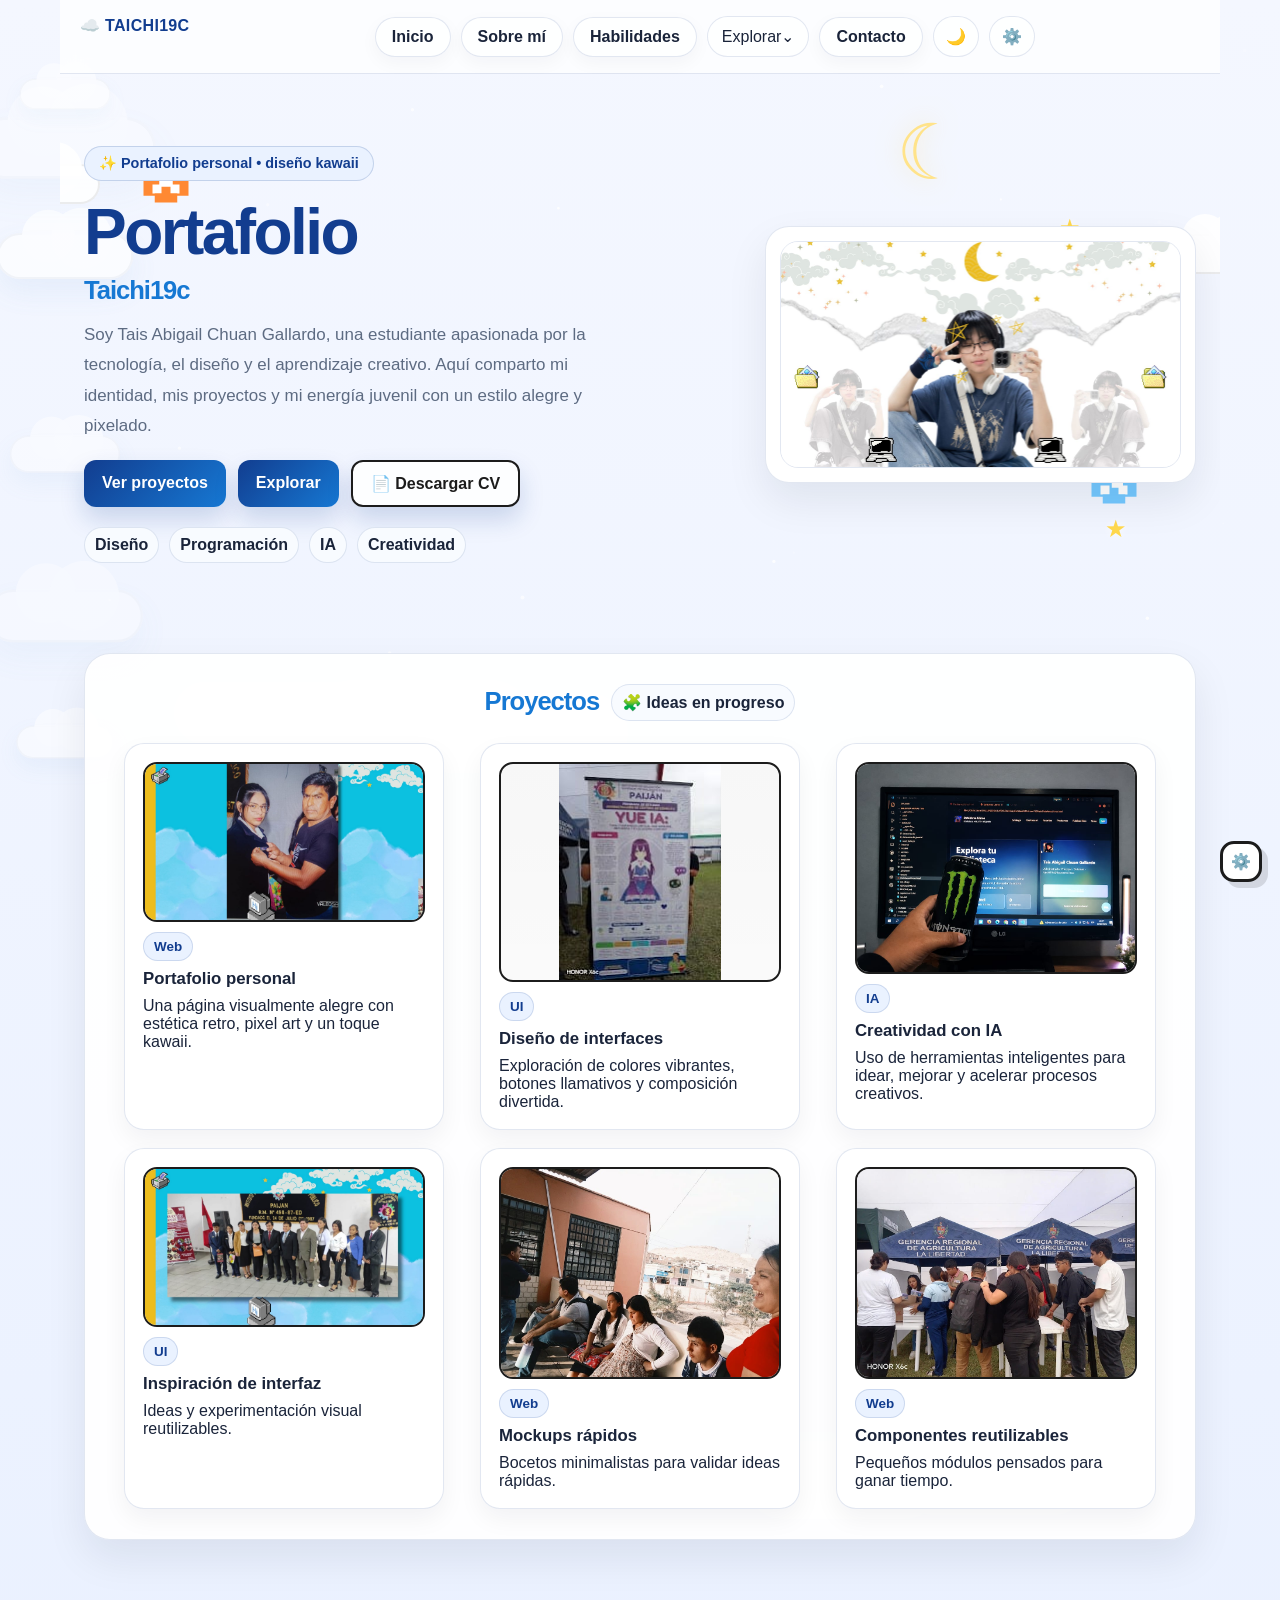
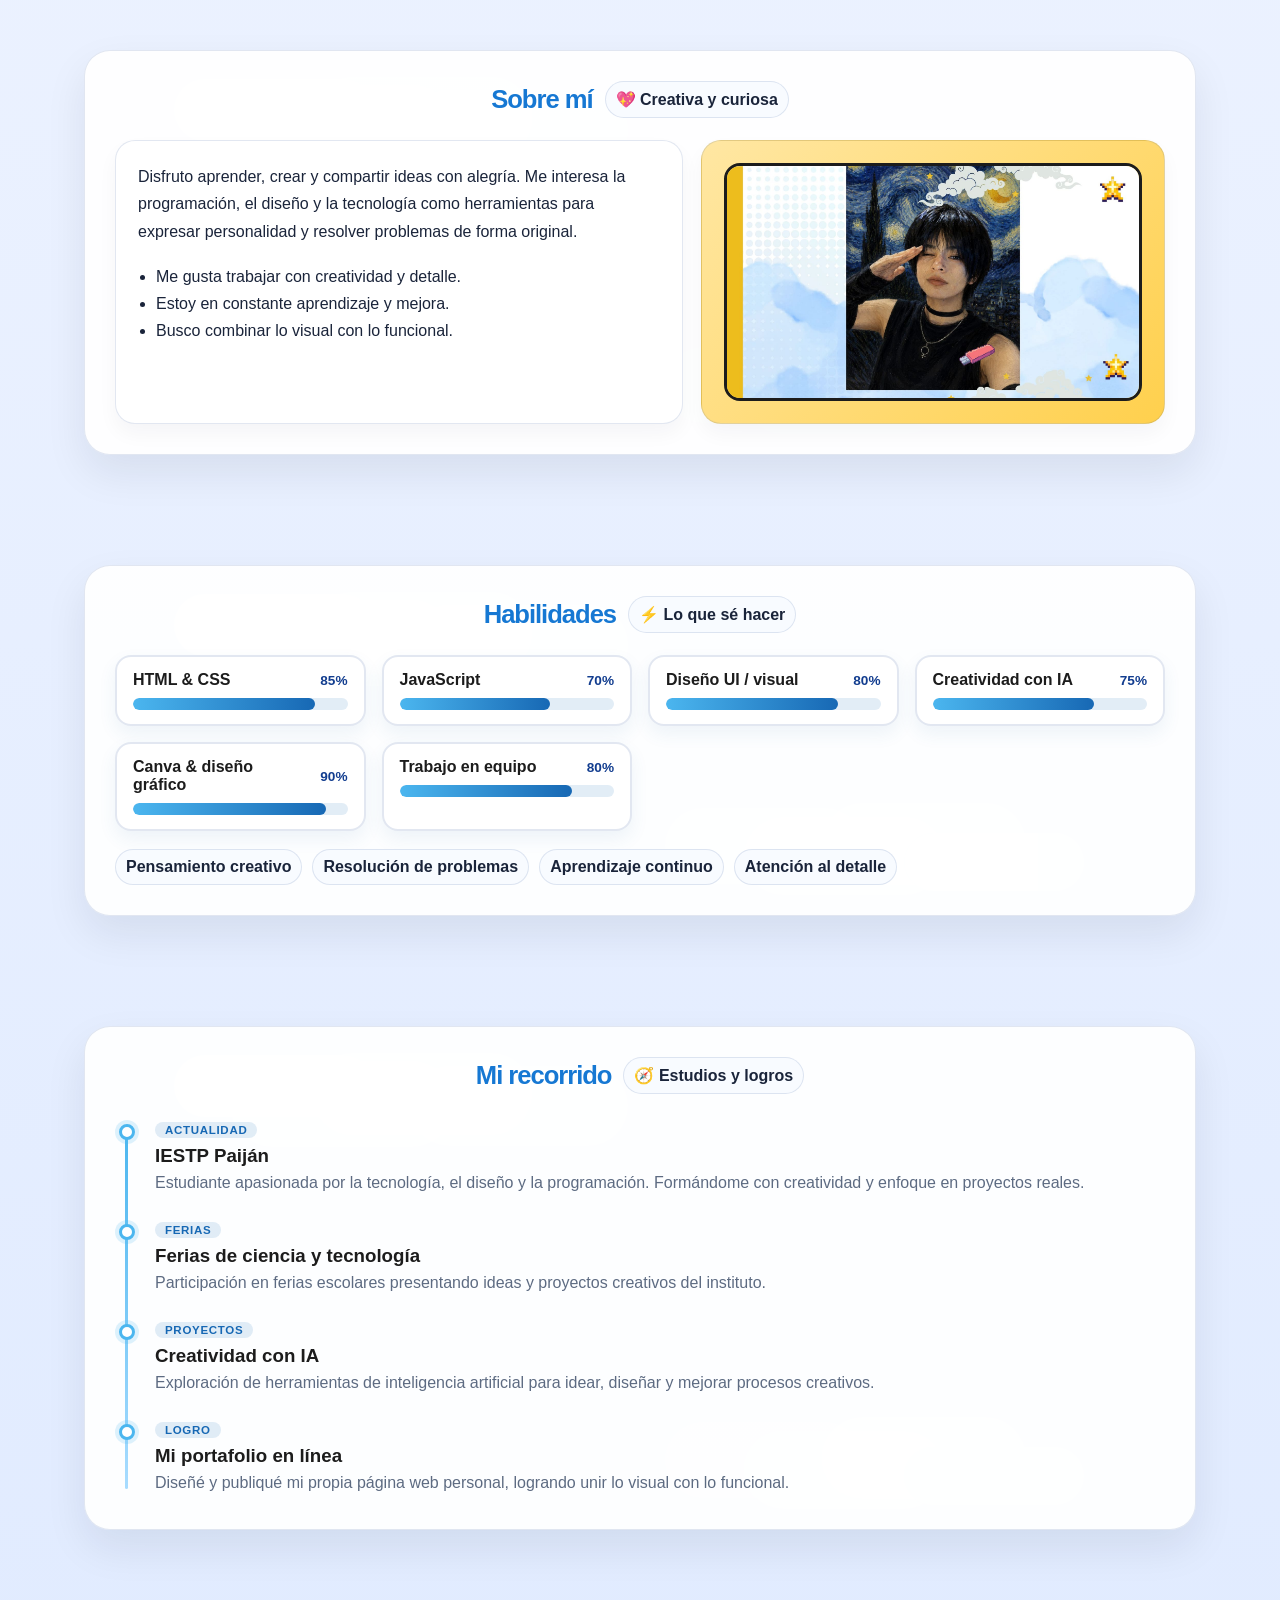
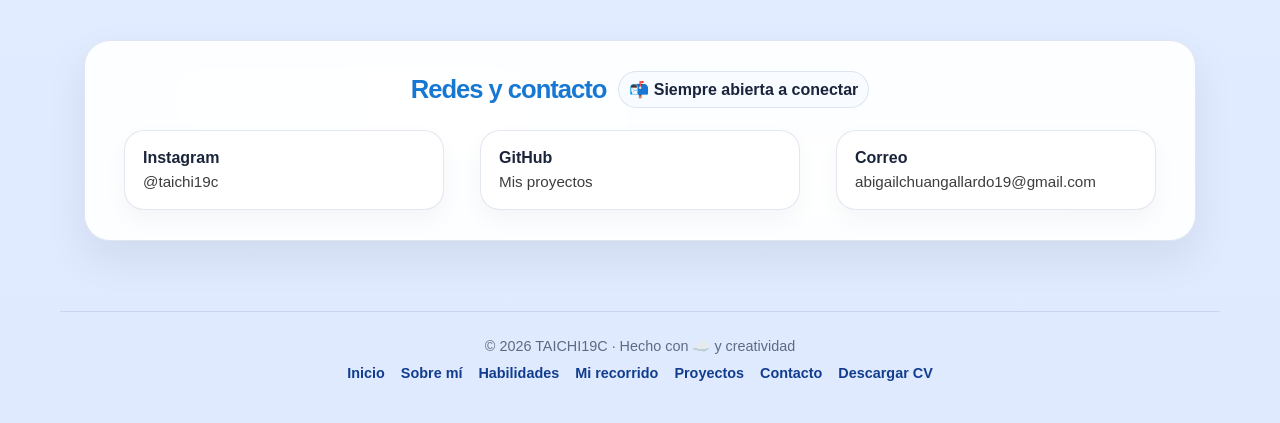
<file: index.html>
<!DOCTYPE html>
<html lang="es">
<head>
  <meta charset="UTF-8">
  <meta name="viewport" content="width=device-width, initial-scale=1.0">
  <title>Portafolio | TAICHI19C</title>
  <meta name="description" content="Portafolio de Tais Abigail Chuan Gallardo (TAICHI19C): diseño, programación, IA y creatividad con estilo kawaii.">
  <meta name="author" content="Tais Abigail Chuan Gallardo">
  <meta name="theme-color" content="#123d8f">
  <meta property="og:type" content="website">
  <meta property="og:title" content="Portafolio | TAICHI19C">
  <meta property="og:description" content="Diseño, programación, IA y creatividad. El universo digital de Tais Abigail Chuan Gallardo.">
  <meta property="og:image" content="https://abigailchuangallardo19-cloud.github.io/web_personal/images/hero.jpg">
  <meta property="og:url" content="https://abigailchuangallardo19-cloud.github.io/web_personal/">
  <meta name="twitter:card" content="summary_large_image">
  <meta name="twitter:title" content="Portafolio | TAICHI19C">
  <meta name="twitter:description" content="Diseño, programación, IA y creatividad. El universo digital de Tais Abigail Chuan Gallardo.">
  <meta name="twitter:image" content="https://abigailchuangallardo19-cloud.github.io/web_personal/images/hero.jpg">
  <link href="https://fonts.googleapis.com/css2?family=Press+Start+2P&family=Comic+Neue:wght@400;700&display=swap" rel="stylesheet">
  <link rel="stylesheet" href="styles.css">
  <link rel="icon" href="data:image/svg+xml,%3Csvg xmlns='http://www.w3.org/2000/svg' viewBox='0 0 32 32'%3E%3Crect width='32' height='32' rx='8' fill='%23123d8f'/%3E%3Ctext x='50%25' y='72%25' font-size='19' font-family='Arial' font-weight='bold' text-anchor='middle' fill='%23ffffff'%3ETA%3C/text%3E%3C/svg%3E">


</head>
<body>
  <div class="clouds-layer" id="cloudsLayer" aria-hidden="true">
    <span class="float-cloud c1"></span>
    <span class="float-cloud c2"></span>
    <span class="float-cloud c3"></span>
    <span class="float-cloud c4"></span>
    <span class="float-cloud c5"></span>
    <span class="float-cloud c6"></span>
  </div>
  <header class="topbar">
      <a class="brand-mark" href="#/inicio">☁️ TAICHI19C</a>
    <nav class="nav-links">
      <a href="#/inicio">Inicio</a>
      <a href="#/sobre-mi">Sobre mí</a>
      <a href="#/habilidades">Habilidades</a>
      <button class="explore-trigger" id="exploreTrigger" type="button" aria-expanded="false">Explorar⌄</button>
      <a href="#/contacto">Contacto</a>
      <button class="topbar-icon" id="topThemeBtn" type="button" aria-label="Cambiar tema">🌙</button>
      <button class="topbar-icon" id="topSettingsBtn" type="button" aria-label="Abrir configuración">⚙️</button>
    </nav>
    <div class="explore-menu" id="exploreMenu" aria-hidden="true">
      <div class="explore-heading"><span>✨ EXPLORAR MI ESPACIO</span><button id="closeExplore" type="button" aria-label="Cerrar menú">×</button></div>
      <div class="explore-grid">
        <a href="#/programacion" data-route-link="programacion"><strong>💻 Programación</strong><small>Laboratorio y experimentos</small></a>
        <a href="#/arte" data-route-link="arte"><strong>🎨 Arte</strong><small>Exposición creativa</small></a>
        <a href="#/notas" data-route-link="notas"><strong>📝 Blog / Notas</strong><small>Ideas y aprendizajes</small></a>
        <a href="#/proyectos" data-route-link="proyectos"><strong>🚀 Proyectos</strong><small>Lo que estoy construyendo</small></a>
        <a href="#/galeria" data-route-link="galeria"><strong>🖼️ Galería</strong><small>Fotografías y recuerdos</small></a>
        <a href="#/documentos" data-route-link="documentos"><strong>📁 Documentos</strong><small>Archivos locales</small></a>
        <a href="#/recursos" data-route-link="recursos"><strong>📚 Recursos</strong><small>Biblioteca personal</small></a>
        <a href="#/favoritos" data-route-link="favoritos"><strong>⭐ Favoritos</strong><small>Tu colección especial</small></a>
        <a href="#/afiche-personaje" data-route-link="afiche-personaje"><strong>🎭 Afiche de Personaje</strong><small>Fichas creativas y editoriales</small></a>
      </div>
    </div>
  </header>

  <main>
  <section class="explore-screen" id="exploreView" aria-labelledby="exploreTitle">
    <div class="explore-screen-inner">
      <div class="explore-screen-heading"><span class="eyebrow">✨ CENTRO DE NAVEGACIÓN</span><h1 class="pixel-title" id="exploreTitle">Explorar mi espacio</h1><p>Descubre las áreas que forman parte del universo digital de TAICHI19C.</p></div>
      <div class="explore-screen-grid">
        <a class="explore-screen-card card-tech" href="#/programacion"><span class="explore-card-icon">💻</span><strong>Programación</strong><p>Laboratorio, prácticas y experimentos.</p><span>Abrir módulo →</span></a>
        <a class="explore-screen-card card-art" href="#/arte"><span class="explore-card-icon">🎨</span><strong>Arte</strong><p>Exposición de obras e inspiración.</p><span>Abrir módulo →</span></a>
        <a class="explore-screen-card card-notes" href="#/notas"><span class="explore-card-icon">📝</span><strong>Blog / Notas</strong><p>Ideas, aprendizajes y procesos.</p><span>Abrir módulo →</span></a>
        <a class="explore-screen-card card-projects" href="#/proyectos"><span class="explore-card-icon">🚀</span><strong>Proyectos</strong><p>Lo que estoy creando y explorando.</p><span>Abrir módulo →</span></a>
        <a class="explore-screen-card card-gallery" href="#/galeria"><span class="explore-card-icon">🖼️</span><strong>Galería</strong><p>Fotografías, trabajos y recuerdos.</p><span>Abrir módulo →</span></a>
        <a class="explore-screen-card card-files" href="#/documentos"><span class="explore-card-icon">📁</span><strong>Documentos</strong><p>Archivos locales organizados.</p><span>Abrir módulo →</span></a>
        <a class="explore-screen-card card-library" href="#/recursos"><span class="explore-card-icon">📚</span><strong>Recursos</strong><p>Biblioteca de enlaces y referencias.</p><span>Abrir módulo →</span></a>
        <a class="explore-screen-card card-favorites" href="#/favoritos"><span class="explore-card-icon">⭐</span><strong>Favoritos</strong><p>Tu colección personal.</p><span>Abrir módulo →</span></a>
        <a class="explore-screen-card card-character" href="#/afiche-personaje"><span class="explore-card-icon">🎭</span><strong>Afiche de Personaje</strong><p>Diseña fichas editoriales únicas.</p><span>Abrir módulo →</span></a>
      </div>
    </div>
  </section>
  <div id="lightbox" class="lightbox" role="dialog" aria-hidden="true">
    <img id="lightboxImg" src="[data-uri]" alt="Vista" />
  </div>
  <canvas id="particlesCanvas" style="position:fixed;inset:0;z-index:0;pointer-events:none;"></canvas>
  <script>
    document.addEventListener('DOMContentLoaded', () => {
    /* Particles background (simple performant canvas) */
    (() => {
      const canvas = document.getElementById('particlesCanvas');
      const ctx = canvas.getContext('2d');
      let w = canvas.width = innerWidth;
      let h = canvas.height = innerHeight;
      const particles = [];
      const N = Math.max(40, Math.floor((w*h)/80000));
      for (let i=0;i<N;i++) particles.push({x:Math.random()*w,y:Math.random()*h,r:Math.random()*1.6+0.6, vx:(Math.random()-0.5)*0.3, vy:(Math.random()-0.5)*0.3, a:Math.random()*0.9+0.1});
      function resize(){ w=canvas.width=innerWidth; h=canvas.height=innerHeight; }
      addEventListener('resize', resize);
      function frame(){ ctx.clearRect(0,0,w,h); for (let p of particles){ p.x += p.vx; p.y += p.vy; if(p.x<0) p.x=w; if(p.x>w) p.x=0; if(p.y<0)p.y=h; if(p.y>h)p.y=0; ctx.beginPath(); ctx.fillStyle = 'rgba(255,255,255,'+ (p.a*0.8) +')'; ctx.arc(p.x,p.y,p.r,0,Math.PI*2); ctx.fill(); } requestAnimationFrame(frame); }
      frame();
    })();

    /* Parallax hero (toggleable) */
    (function(){
      const hero = document.querySelector('.hero');
      if(!hero) return;
      function parallaxHandler(e){
        const r = hero.getBoundingClientRect();
        const cx = (e.clientX - r.left) - r.width/2;
        const cy = (e.clientY - r.top) - r.height/2;
        const px = cx / r.width; const py = cy / r.height;
        document.querySelectorAll('.cat-decoration, .star, .photo-card').forEach((el,i)=>{
          const depth = (i%3)+1;
          el.style.transform = `translate(${ -px*8*depth }px, ${ -py*6*depth }px) rotate(${ -px*2 }deg)`;
        });
      }
      function resetParallax(){ document.querySelectorAll('.cat-decoration, .star, .photo-card').forEach(el=>el.style.transform=''); }
      window._taichi_parallax_enable = function(){ hero.addEventListener('mousemove', parallaxHandler); hero.addEventListener('mouseleave', resetParallax); };
      window._taichi_parallax_disable = function(){ hero.removeEventListener('mousemove', parallaxHandler); hero.removeEventListener('mouseleave', resetParallax); resetParallax(); };
      window._taichi_parallax_enable();
    })();

    /* Tilt effect on project cards (toggleable) */
    (function(){
      const cards = Array.from(document.querySelectorAll('.project-card'));
      function tiltHandler(e){
        const card = e.currentTarget;
        const r = card.getBoundingClientRect(); const px = (e.clientX - r.left)/r.width; const py = (e.clientY - r.top)/r.height;
        const rx = (py - 0.5) * 8; const ry = (px - 0.5) * -12;
        card.style.transform = `perspective(800px) rotateX(${rx}deg) rotateY(${ry}deg) translateZ(6px)`;
      }
      function resetTilt(e){ (e.currentTarget||this).style.transform=''; }
      window._taichi_tilt_enable = function(){ cards.forEach(card=>{ card.addEventListener('mousemove', tiltHandler); card.addEventListener('mouseleave', resetTilt); }); };
      window._taichi_tilt_disable = function(){ cards.forEach(card=>{ card.removeEventListener('mousemove', tiltHandler); card.removeEventListener('mouseleave', resetTilt); card.style.transform=''; }); };
      window._taichi_tilt_enable();
    })();

    /* Lightbox */
    (function(){
      const lb = document.getElementById('lightbox'); const img = document.getElementById('lightboxImg');
      document.querySelectorAll('.clickable-lightbox').forEach(el=> el.addEventListener('click', ()=>{ img.src = el.dataset.src || el.src; lb.classList.add('show'); lb.setAttribute('aria-hidden','false'); }));
      lb.addEventListener('click', (e)=>{ if(e.target === lb) { lb.classList.remove('show'); lb.setAttribute('aria-hidden','true'); img.src=''; } });
      document.addEventListener('keydown', (e)=>{ if(e.key==='Escape') { lb.classList.remove('show'); lb.setAttribute('aria-hidden','true'); img.src=''; } });
    })();
    });  </script>

    <section class="hero" id="home" data-edit-type="hero">
      <div class="cloud one"></div>
      <div class="cloud two"></div>
      <div class="star one">★</div>
      <div class="star two">★</div>
      <div class="star three">★</div>
      <div class="star four">★</div>

      <div class="cat-decoration orange">
        <svg viewBox="0 0 64 64" aria-hidden="true">
          <rect x="12" y="22" width="40" height="24" fill="#ff8b3d" />
          <rect x="18" y="18" width="10" height="10" fill="#ff8b3d" />
          <rect x="36" y="18" width="10" height="10" fill="#ff8b3d" />
          <rect x="22" y="12" width="8" height="8" fill="#ff8b3d" />
          <rect x="34" y="12" width="8" height="8" fill="#ff8b3d" />
          <rect x="26" y="28" width="12" height="10" fill="#fff" />
          <rect x="20" y="36" width="8" height="8" fill="#fff" />
          <rect x="36" y="36" width="8" height="8" fill="#fff" />
          <rect x="22" y="44" width="20" height="8" fill="#ff8b3d" />
        </svg>
      </div>
      <div class="cat-decoration blue">
        <svg viewBox="0 0 64 64" aria-hidden="true">
          <rect x="12" y="22" width="40" height="24" fill="#74c8ff" />
          <rect x="18" y="18" width="10" height="10" fill="#74c8ff" />
          <rect x="36" y="18" width="10" height="10" fill="#74c8ff" />
          <rect x="22" y="12" width="8" height="8" fill="#74c8ff" />
          <rect x="34" y="12" width="8" height="8" fill="#74c8ff" />
          <rect x="30" y="28" width="10" height="10" fill="#fff" />
          <rect x="20" y="36" width="8" height="8" fill="#fff" />
          <rect x="36" y="36" width="8" height="8" fill="#fff" />
          <rect x="22" y="44" width="20" height="8" fill="#74c8ff" />
        </svg>
      </div>

      <div class="hero-copy">
        <div class="eyebrow">✨ Portafolio personal • diseño kawaii</div>
        <h1 class="pixel-title">Portafolio</h1>
        <h2 class="pixel-title">Taichi19c</h2>
        <p>Soy Tais Abigail Chuan Gallardo, una estudiante apasionada por la tecnología, el diseño y el aprendizaje creativo. Aquí comparto mi identidad, mis proyectos y mi energía juvenil con un estilo alegre y pixelado.</p>
        <div class="btn-row">
          <a class="btn" href="#/proyectos">Ver proyectos</a>
          <a class="btn" href="#/explorar">Explorar</a>
          <a class="btn btn-ghost" href="cv.pdf" download>📄 Descargar CV</a>
        </div>
        <div class="chip-row">
          <span class="chip">Diseño</span>
          <span class="chip">Programación</span>
          <span class="chip">IA</span>
          <span class="chip">Creatividad</span>
        </div>
      </div>

      <div class="hero-art">
        <div class="photo-card">
          <img src="images/hero.jpg" alt="Foto personal de Tais" class="clickable-lightbox" data-src="images/hero.jpg" />
        </div>
        <input id="characterTemplate" type="hidden" value="dossier">
      </div>
    </section>

    <section class="section" id="projects" data-edit-type="projects">
      <div class="section-card">
        <div class="section-head">
          <h2 class="pixel-title">Proyectos</h2>
          <span class="chip">🧩 Ideas en progreso</span>
        </div>
        <div class="projects-grid">
          <article class="project-card" data-edit-type="project" data-edit-index="0">
            <img src="images/project_portfolio.jpg" alt="Proyecto de portafolio" class="clickable-lightbox" data-src="images/project_portfolio.jpg" />
            <span class="badge">Web</span>
            <h3>Portafolio personal</h3>
            <p>Una página visualmente alegre con estética retro, pixel art y un toque kawaii.</p>
          </article>
          <article class="project-card" data-edit-type="project" data-edit-index="1">
            <img src="images/project_ui.jpg" alt="Proyecto de diseño" class="clickable-lightbox" data-src="images/project_ui.jpg" />
            <span class="badge">UI</span>
            <h3>Diseño de interfaces</h3>
            <p>Exploración de colores vibrantes, botones llamativos y composición divertida.</p>
          </article>
          <article class="project-card" data-edit-type="project" data-edit-index="2">
            <img src="images/project_ai.jpg" alt="Proyecto con IA" class="clickable-lightbox" data-src="images/project_ai.jpg" />
            <span class="badge">IA</span>
            <h3>Creatividad con IA</h3>
            <p>Uso de herramientas inteligentes para idear, mejorar y acelerar procesos creativos.</p>
          </article>
          <article class="project-card" data-edit-type="project" data-edit-index="3">
            <img src="images/project_portfolio_1.jpg" alt="Proyecto extra" class="clickable-lightbox" data-src="images/project_portfolio_1.jpg" />
            <span class="badge">UI</span>
            <h3>Inspiración de interfaz</h3>
            <p>Ideas y experimentación visual reutilizables.</p>
          </article>
          <article class="project-card" data-edit-type="project" data-edit-index="4">
            <img src="images/project_ui_1.jpg" alt="Exploración UI" class="clickable-lightbox" data-src="images/project_ui_1.jpg" />
            <span class="badge">Web</span>
            <h3>Mockups rápidos</h3>
            <p>Bocetos minimalistas para validar ideas rápidas.</p>
          </article>
          <article class="project-card" data-edit-type="project" data-edit-index="5">
            <img src="images/project_example.jpg" alt="Ejemplo práctico" class="clickable-lightbox" data-src="images/project_example.jpg" />
            <span class="badge">Web</span>
            <h3>Componentes reutilizables</h3>
            <p>Pequeños módulos pensados para ganar tiempo.</p>
          </article>
        </div>
      </div>
    </section>

    <section class="section" id="about" data-edit-type="about">
      <div class="section-card">
        <div class="section-head">
          <h2 class="pixel-title">Sobre mí</h2>
          <span class="chip">💖 Creativa y curiosa</span>
        </div>
        <div class="about-grid">
          <div class="card">
            <p>Disfruto aprender, crear y compartir ideas con alegría. Me interesa la programación, el diseño y la tecnología como herramientas para expresar personalidad y resolver problemas de forma original.</p>
            <br />
            <ul>
              <li>Me gusta trabajar con creatividad y detalle.</li>
              <li>Estoy en constante aprendizaje y mejora.</li>
              <li>Busco combinar lo visual con lo funcional.</li>
            </ul>
          </div>
          <div class="card illustration-card">
            <img src="images/about.jpg" alt="Foto de la autora" class="clickable-lightbox" data-src="images/about.jpg" />
          </div>
        </div>
      </div>
    </section>

    <section class="section" id="skills" data-edit-type="skills">
      <div class="section-card">
        <div class="section-head">
          <h2 class="pixel-title">Habilidades</h2>
          <span class="chip">⚡ Lo que sé hacer</span>
        </div>
        <div class="skills-grid">
          <div class="skill-card">
            <div class="skill-top"><strong>HTML &amp; CSS</strong><span>85%</span></div>
            <div class="skill-bar"><i style="width:85%"></i></div>
          </div>
          <div class="skill-card">
            <div class="skill-top"><strong>JavaScript</strong><span>70%</span></div>
            <div class="skill-bar"><i style="width:70%"></i></div>
          </div>
          <div class="skill-card">
            <div class="skill-top"><strong>Diseño UI / visual</strong><span>80%</span></div>
            <div class="skill-bar"><i style="width:80%"></i></div>
          </div>
          <div class="skill-card">
            <div class="skill-top"><strong>Creatividad con IA</strong><span>75%</span></div>
            <div class="skill-bar"><i style="width:75%"></i></div>
          </div>
          <div class="skill-card">
            <div class="skill-top"><strong>Canva &amp; diseño gráfico</strong><span>90%</span></div>
            <div class="skill-bar"><i style="width:90%"></i></div>
          </div>
          <div class="skill-card">
            <div class="skill-top"><strong>Trabajo en equipo</strong><span>80%</span></div>
            <div class="skill-bar"><i style="width:80%"></i></div>
          </div>
        </div>
        <div class="chip-row">
          <span class="chip">Pensamiento creativo</span>
          <span class="chip">Resolución de problemas</span>
          <span class="chip">Aprendizaje continuo</span>
          <span class="chip">Atención al detalle</span>
        </div>
      </div>
    </section>

    <section class="section" id="timeline" data-edit-type="timeline">
      <div class="section-card">
        <div class="section-head">
          <h2 class="pixel-title">Mi recorrido</h2>
          <span class="chip">🧭 Estudios y logros</span>
        </div>
        <ol class="timeline">
          <li class="timeline-item">
            <span class="timeline-dot" aria-hidden="true"></span>
            <div class="timeline-content">
              <span class="timeline-date">Actualidad</span>
              <h3>IESTP Paiján</h3>
              <p>Estudiante apasionada por la tecnología, el diseño y la programación. Formándome con creatividad y enfoque en proyectos reales.</p>
            </div>
          </li>
          <li class="timeline-item">
            <span class="timeline-dot" aria-hidden="true"></span>
            <div class="timeline-content">
              <span class="timeline-date">Ferias</span>
              <h3>Ferias de ciencia y tecnología</h3>
              <p>Participación en ferias escolares presentando ideas y proyectos creativos del instituto.</p>
            </div>
          </li>
          <li class="timeline-item">
            <span class="timeline-dot" aria-hidden="true"></span>
            <div class="timeline-content">
              <span class="timeline-date">Proyectos</span>
              <h3>Creatividad con IA</h3>
              <p>Exploración de herramientas de inteligencia artificial para idear, diseñar y mejorar procesos creativos.</p>
            </div>
          </li>
          <li class="timeline-item">
            <span class="timeline-dot" aria-hidden="true"></span>
            <div class="timeline-content">
              <span class="timeline-date">Logro</span>
              <h3>Mi portafolio en línea</h3>
              <p>Diseñé y publiqué mi propia página web personal, logrando unir lo visual con lo funcional.</p>
            </div>
          </li>
        </ol>
      </div>
    </section>

    <section class="section" id="contact" data-edit-type="contact">
      <div class="section-card">
        <div class="section-head">
          <h2 class="pixel-title">Redes y contacto</h2>
          <span class="chip">📬 Siempre abierta a conectar</span>
        </div>
        <div class="contact-grid">
          <a class="social-card" id="linkInstagram" href="https://instagram.com/taichi19c" target="_blank" rel="noopener">
            <strong>Instagram</strong>
            <span>@taichi19c</span>
          </a>
          <a class="social-card" id="linkGitHub" href="https://github.com/abigailchuangallardo19-cloud" target="_blank" rel="noopener">
            <strong>GitHub</strong>
            <span>Mis proyectos</span>
          </a>
          <a class="social-card" id="linkEmail" href="mailto:abigailchuangallardo19@gmail.com">
            <strong>Correo</strong>
            <span>abigailchuangallardo19@gmail.com</span>
          </a>
        </div>
      </div>
    </section>
    <div id="scanlines" class="scanlines"></div>

    <div class="control-toggle" id="controlToggle" title="Opciones">⚙️</div>
    <div class="control-panel" id="controlPanel" aria-hidden="true">
      <h4>Opciones de visual</h4>
      <div class="control-row"><span>Partículas</span><label><input type="checkbox" id="optParticles" checked></label></div>
      <div class="control-row"><span>Parallax</span><label><input type="checkbox" id="optParallax" checked></label></div>
      <div class="control-row"><span>Nubes</span><label><input type="checkbox" id="optClouds" checked></label></div>
      <div class="control-row"><span>Tilt tarjetas</span><label><input type="checkbox" id="optTilt" checked></label></div>
      <div class="control-row"><span>Scanlines</span><label><input type="checkbox" id="optScanlines"></label></div>
      <div class="control-row"><span>Neón</span><label><input type="checkbox" id="optNeon" checked></label></div>
      <div style="text-align:right;margin-top:8px;"><button id="closePanel" style="padding:6px 8px;border-radius:6px;border:2px solid var(--ink);background:var(--white)">Cerrar</button></div>
    </div>

    <div class="control-panel" id="profileEditor" style="display:none;">
      <h4>Editar perfil</h4>
      <div class="row"><label>Nombre <input id="profileName" placeholder="Tu nombre"/></label></div>
      <div class="row"><label>Bio <textarea id="profileBio" rows="3" placeholder="Una frase sobre ti"></textarea></label></div>
      <div class="row"><label>Instagram <input id="profileInsta" placeholder="@usuario"/></label></div>
      <div class="row"><label>GitHub <input id="profileGit" placeholder="github.com/usuario"/></label></div>
      <div class="row"><label>Email <input id="profileEmail" placeholder="correo@ejemplo"/></label></div>
      <div style="text-align:right;margin-top:8px;"><button id="saveProfile" style="padding:6px 8px;border-radius:6px;border:2px solid var(--ink);background:var(--blue);color:#fff">Guardar</button> <button id="cancelProfile" style="padding:6px 8px;border-radius:6px;border:2px solid var(--ink);background:var(--white);">Cerrar</button></div>
    </div>
    <div class="edit-modal" id="editModal">
      <div class="edit-modal-card" role="dialog" aria-modal="true" aria-labelledby="editModalTitle">
        <h3 id="editModalTitle">Editar contenido</h3>
        <div id="editFields"></div>
        <div class="edit-action-row">
          <button id="saveEdit">Guardar</button>
          <button id="cancelEdit" class="cancel">Cancelar</button>
        </div>
      </div>
    </div>

    <section class="section" id="gallerySection">
      <div class="section-card">
        <h2>Galería</h2>
        <p>Todas tus imágenes disponibles para vista rápida y lightbox.</p>
        <div style="margin-top:12px;display:flex;gap:12px;flex-wrap:wrap;align-items:center;">
          <label style="background:var(--white);border:3px solid var(--ink);padding:10px;border-radius:12px;cursor:pointer">Agregar imágenes <input id="fileInput" type="file" accept="image/*" multiple style="display:none" /></label>
          <button id="clearGallery" style="padding:8px 10px;border:3px solid var(--ink);background:var(--yellow);border-radius:10px;font-weight:700;">Limpiar galería</button>
        </div>
        <div id="galleryGrid"></div>
        <div id="metaEditor" style="display:none;margin-top:12px;background:var(--white);border:3px solid var(--ink);padding:10px;border-radius:10px;">
          <h4 style="margin:0 0 8px 0;">Editar imagen</h4>
          <input id="metaTitle" placeholder="Título" style="width:100%;padding:8px;margin-bottom:8px;border:2px solid #ddd;border-radius:6px;" />
          <textarea id="metaDesc" placeholder="Descripción" style="width:100%;padding:8px;height:64px;border:2px solid #ddd;border-radius:6px;"></textarea>
          <div style="text-align:right;margin-top:8px;"><button id="saveMeta" style="padding:6px 10px;border:3px solid var(--ink);border-radius:8px;background:var(--blue);">Guardar</button> <button id="cancelMeta" style="padding:6px 10px;border:3px solid var(--ink);border-radius:8px;background:var(--white);">Cancelar</button></div>
        </div>
      </div>
    </section>

    <section class="section" id="workspace" aria-labelledby="workspaceTitle">
      <div class="section-card platform-shell">
        <div class="platform-heading">
          <div><button class="platform-back" id="routeBack" type="button">← Volver</button><span class="eyebrow">☁️ Tu espacio digital personal</span><h2 class="pixel-title" id="workspaceTitle">Centro TAICHI19C</h2><p>Organiza notas, ideas, código, recursos y archivos desde un solo lugar.</p></div>
          <div class="platform-actions"><button class="platform-btn platform-btn-light" id="profileToggle" type="button">✏️ Perfil</button><button class="platform-btn platform-btn-primary" id="openNoteBtn" type="button">＋ Nueva nota</button><button class="platform-icon-btn" id="themeBtn" type="button" aria-label="Cambiar tema" title="Cambiar tema">🌙</button></div>
        </div>
        <div class="platform-toolbar"><label class="global-search"><span aria-hidden="true">⌕</span><input id="globalSearch" type="search" placeholder="Buscar en Taichi19c..." aria-label="Buscar en Taichi19c" /></label><button class="platform-btn platform-btn-light" id="exportBtn" type="button">📤 Exportar</button><label class="platform-btn platform-btn-light import-label">📥 Importar <input id="importBtn" type="file" accept="application/json" /></label></div>
        <div class="platform-layout">
          <aside class="platform-sidebar" aria-label="Módulos personales"><button class="platform-nav active" data-view="dashboard" type="button">⌂ Dashboard</button><button class="platform-nav" data-view="notes" type="button">📝 Mis notas</button><button class="platform-nav" data-view="lab" type="button">💻 Laboratorio</button><button class="platform-nav" data-view="library" type="button">📚 Recursos</button><button class="platform-nav" data-view="files" type="button">📁 Documentos</button><button class="platform-nav" data-view="favorites" type="button">⭐ Favoritos</button><button class="platform-nav" data-view="trash" type="button">🗑️ Papelera</button><button class="platform-nav" data-view="settings" type="button">⚙ Configuración</button></aside>
          <div class="platform-content">
            <div class="workspace-view active" data-view-panel="dashboard"><div class="view-heading"><div><span class="view-kicker">VISIÓN GENERAL</span><h3>Tu universo creativo</h3></div><span class="live-status">● Guardado local</span></div><div class="stats-grid" id="statsGrid"></div><div class="dashboard-grid"><article class="workspace-card spotlight-card"><span class="card-icon">✨</span><h4>Construye a tu ritmo</h4><p>Este espacio crece contigo. Guarda una idea, documenta tu proceso o convierte una nota en el siguiente proyecto.</p><button class="text-action" data-go-view="notes" type="button">Abrir mis notas →</button></article><article class="workspace-card"><h4>Accesos rápidos</h4><div class="quick-actions"><button data-go-view="lab" type="button">💻 Añadir código</button><button data-go-view="library" type="button">🔗 Guardar recurso</button><button data-go-view="files" type="button">📎 Importar archivo</button></div></article></div></div>
            <div class="workspace-view" data-view-panel="notes"><div class="view-heading"><div><span class="view-kicker">BLOC DE NOTAS</span><h3>Ideas y aprendizajes</h3></div><button class="platform-btn platform-btn-primary" id="newNoteInline" type="button">＋ Crear nota</button></div><div class="filter-row"><input id="noteSearch" type="search" placeholder="Buscar notas..." aria-label="Buscar notas" /><select id="noteCategory" aria-label="Filtrar notas"><option value="all">Todas las categorías</option><option>Ideas</option><option>Programación</option><option>Universidad</option><option>Diseño</option><option>Arte</option><option>Proyectos</option><option>Personal</option><option>Pendientes</option></select></div><div class="notes-layout"><div id="notesList" class="item-list"></div><form id="noteForm" class="workspace-card editor-form"><div class="form-title"><span>✏️</span><h4 id="noteFormTitle">Nueva nota</h4></div><label>Título<input id="noteTitle" required maxlength="100" /></label><label>Categoría<select id="noteCategoryInput"><option>Ideas</option><option>Programación</option><option>Universidad</option><option>Diseño</option><option>Arte</option><option>Proyectos</option><option>Personal</option><option>Pendientes</option></select></label><label>Contenido<textarea id="noteContent" required rows="8" placeholder="Escribe algo que quieras guardar..."></textarea></label><label>Etiquetas<input id="noteTags" placeholder="#ideas, #aprendizaje" /></label><div class="form-actions"><button class="platform-btn platform-btn-primary" type="submit">Guardar nota</button><button class="platform-btn platform-btn-light" id="cancelNote" type="button">Cancelar</button></div><small id="autosaveStatus">Guardado automáticamente al guardar</small></form></div></div>
            <div class="workspace-view" data-view-panel="lab"><div class="view-heading"><div><span class="view-kicker">💻 LABORATORIO DE PROGRAMACIÓN</span><h3>Trabajos de código</h3></div><button class="platform-btn platform-btn-primary" id="newLabBtn" type="button">＋ Añadir proyecto</button></div><div id="labList" class="resource-grid"></div><form id="labForm" class="workspace-card compact-form hidden"><label>Nombre<input id="labTitle" required /></label><label>Descripción<textarea id="labDescription" rows="3"></textarea></label><div class="form-columns"><label>Lenguaje<input id="labLanguage" placeholder="HTML, CSS, JavaScript..." /></label><label>Estado<select id="labStatus"><option>Idea</option><option>En desarrollo</option><option>Terminado</option><option>Archivado</option></select></label></div><label>Enlace<input id="labLink" type="url" placeholder="https://..." /></label><div class="form-actions"><button class="platform-btn platform-btn-primary" type="submit">Guardar proyecto</button><button class="platform-btn platform-btn-light" id="cancelLab" type="button">Cancelar</button></div></form></div>
            <div class="workspace-view" data-view-panel="library"><div class="view-heading"><div><span class="view-kicker">📚 BIBLIOTECA PERSONAL</span><h3>Recursos guardados</h3></div><button class="platform-btn platform-btn-primary" id="newResourceBtn" type="button">＋ Guardar recurso</button></div><div id="resourceList" class="resource-grid"></div><form id="resourceForm" class="workspace-card compact-form hidden"><label>Título<input id="resourceTitle" required /></label><label>Descripción<textarea id="resourceDescription" rows="3"></textarea></label><div class="form-columns"><label>Tipo<select id="resourceType"><option>Documentación</option><option>Tutorial</option><option>Video</option><option>Curso</option><option>Herramienta</option><option>Inspiración</option></select></label><label>Categoría<input id="resourceCategory" placeholder="Programación, Diseño, IA..." /></label></div><label>URL<input id="resourceUrl" type="url" required placeholder="https://..." /></label><div class="form-actions"><button class="platform-btn platform-btn-primary" type="submit">Guardar recurso</button><button class="platform-btn platform-btn-light" id="cancelResource" type="button">Cancelar</button></div></form></div>
            <div class="workspace-view" data-view-panel="files"><div class="view-heading"><div><span class="view-kicker">📁 GESTOR DE DOCUMENTOS</span><h3>Archivos locales</h3></div><label class="platform-btn platform-btn-primary">＋ Importar archivos<input id="documentInput" type="file" multiple accept=".jpg,.jpeg,.png,.webp,.gif,.pdf,.docx,.txt,.json" /></label></div><p class="muted-copy">Los archivos se procesan en tu navegador y no se suben a servidores externos.</p><div id="documentList" class="resource-grid"></div></div>
            <div class="workspace-view" data-view-panel="favorites"><div class="view-heading"><div><span class="view-kicker">⭐ COLECCIÓN PERSONAL</span><h3>Mis favoritos</h3></div></div><div id="favoriteList" class="resource-grid"></div></div>
            <div class="workspace-view" data-view-panel="trash"><div class="view-heading"><div><span class="view-kicker">🗑️ RECUPERACIÓN</span><h3>Papelera</h3></div><button class="platform-btn platform-btn-danger" id="emptyTrash" type="button">Vaciar papelera</button></div><div id="trashList" class="resource-grid"></div></div>
            <div class="workspace-view" data-view-panel="settings"><div class="view-heading"><div><span class="view-kicker">⚙ CONFIGURACIÓN</span><h3>Preferencias</h3></div></div><div class="settings-grid workspace-card"><label class="setting-row"><span><strong>Modo oscuro</strong><small>Cielo nocturno y estrellas luminosas</small></span><input id="darkModeToggle" type="checkbox" /></label><label class="setting-row"><span><strong>Animaciones suaves</strong><small>Respeta también la preferencia del sistema</small></span><input id="motionToggle" type="checkbox" checked /></label><button class="platform-btn platform-btn-light" id="clearPlatformData" type="button">Restablecer datos de la plataforma</button></div></div>
            <div class="workspace-view" data-view-panel="arte"><div class="view-heading"><div><span class="view-kicker">🎨 EXPOSICIÓN DIGITAL</span><h3>Galería de arte</h3><p class="muted-copy">Una colección visual construida con tus imágenes existentes.</p></div><button class="platform-btn platform-btn-primary" id="artFilterBtn" type="button">Todos ▾</button></div><div id="artList" class="art-masonry"></div></div>
            <div class="workspace-view" data-view-panel="proyectos"><div class="view-heading"><div><span class="view-kicker">🚀 PORTAFOLIO VIVO</span><h3>Mis proyectos</h3><p class="muted-copy">Tus trabajos actuales, ahora como una vista independiente.</p></div><button class="platform-btn platform-btn-primary" data-go-view="lab" type="button">＋ Nuevo proyecto</button></div><div class="filter-row"><input id="projectSearch" type="search" placeholder="Buscar proyectos..." aria-label="Buscar proyectos" /><select id="projectFilter" aria-label="Filtrar proyectos"><option value="all">Todos</option><option>Web</option><option>UI</option><option>IA</option></select></div><div id="projectList" class="project-module-grid"></div></div>
            <div class="workspace-view" data-view-panel="galeria"><div class="view-heading"><div><span class="view-kicker">🖼️ RECUERDOS Y CREACIÓN</span><h3>Mi galería</h3><p class="muted-copy">Explora tus fotografías, trabajos y momentos en una composición visual.</p></div><button class="platform-btn platform-btn-primary" data-go-view="files" type="button">＋ Importar imagen</button></div><div id="galleryModuleGrid" class="gallery-module-grid"></div></div>
            <div class="workspace-view" data-view-panel="afiche-personaje"><div class="view-heading"><div><span class="view-kicker">🎭 DOSSIER CREATIVO</span><h3>Fichas de personaje</h3><p class="muted-copy">Crea, diseña y visualiza tus personajes completos.</p></div><button class="platform-btn platform-btn-primary" id="newCharacterBtn" type="button">＋ Crear nuevo afiche</button></div><div id="characterLibrary" class="character-library"></div><div id="templateChooser" class="template-chooser hidden"><div class="template-heading"><div><span class="view-kicker">NUEVO AFICHE</span><h3>Elige una estructura visual</h3></div><button class="platform-btn platform-btn-light" id="cancelTemplate" type="button">Cancelar</button></div><div class="template-grid"><button data-template="dossier" type="button"><span>📋</span><strong>Dossier</strong><small>Estructurado y completo</small></button><button data-template="editorial" type="button"><span>📰</span><strong>Editorial</strong><small>Fotografía y titulares</small></button><button data-template="kawaii" type="button"><span>🎀</span><strong>Kawaii</strong><small>Pastel y stickers</small></button><button data-template="gaming" type="button"><span>🎮</span><strong>Gaming</strong><small>Retro y tecnológico</small></button><button data-template="poster" type="button"><span>🖼️</span><strong>Poster</strong><small>Libre y protagonista</small></button></div></div><div id="characterEditorLayout" class="character-editor-layout hidden"><form id="characterForm" class="workspace-card character-editor">
  <div class="editor-panel-heading"><span class="view-kicker">✦ HERRAMIENTAS</span><h4>Editar personaje</h4></div>

  <div class="character-tabs" role="tablist">
    <button type="button" class="character-tab active" data-tab="identidad">👤 Identidad</button>
    <button type="button" class="character-tab" data-tab="rol">🎭 Rol y personalidad</button>
    <button type="button" class="character-tab" data-tab="apariencia">💇 Apariencia</button>
    <button type="button" class="character-tab" data-tab="historia">📖 Historia</button>
    <button type="button" class="character-tab" data-tab="diseno">🎨 Diseño y estilo</button>
    <button type="button" class="character-tab" data-tab="imagenes">🖼️ Imágenes</button>
  </div>

  <div class="character-tab-body">
    <!-- 1. IDENTIDAD -->
    <section class="character-tab-panel active" data-tab-panel="identidad">
      <div class="character-form-grid">
        <label>Nombre<input id="characterName" /></label>
        <label>Apodo<input id="characterNickname" /></label>
        <label>Edad<input id="characterAge" /></label>
        <label>Fecha de nacimiento<input id="characterBirthdate" type="date" /></label>
        <label>Signo zodiacal<input id="characterZodiac" /></label>
        <label>Género<input id="characterGender" /></label>
        <label>Pronombres<input id="characterPronouns" /></label>
        <label>Nacionalidad<input id="characterNationality" /></label>
        <label>Especie<input id="characterSpecies" /></label>
      </div>
    </section>

    <!-- 2. ROL Y PERSONALIDAD -->
    <section class="character-tab-panel" data-tab-panel="rol">
      <div class="character-form-grid">
        <label>Ocupación<input id="characterOccupation" /></label>
        <label>Clase / rol<input id="characterRole" /></label>
        <label>Organización<input id="characterOrganization" /></label>
        <label>Personalidad<input id="characterPersonality" /></label>
        <label>Tipo / arquetipo<input id="characterArchetype" /></label>
      </div>
    </section>

    <!-- 3. APARIENCIA -->
    <section class="character-tab-panel" data-tab-panel="apariencia">
      <div class="character-form-grid">
        <label>Altura<input id="characterHeight" /></label>
        <label>Peso<input id="characterWeight" /></label>
        <label>Complexión<input id="characterBuild" /></label>
        <label>Color de piel<input id="characterSkin" /></label>
        <label>Color de cabello<input id="characterHair" /></label>
        <label>Color de ojos<input id="characterEyes" /></label>
        <label>Estilo de cabello<input id="characterHairStyle" /></label>
        <label>Vestimenta<input id="characterOutfit" /></label>
        <label>Accesorios<input id="characterAccessories" /></label>
        <label>Rasgos distintivos<input id="characterSpecial" /></label>
      </div>
    </section>

    <!-- 4. HISTORIA -->
    <section class="character-tab-panel" data-tab-panel="historia">
      <label>Descripción<textarea id="characterDescription" rows="3"></textarea></label>
      <label>Historia / Background<textarea id="characterStory" rows="4"></textarea></label>
      <div class="character-columns">
        <label>Fortalezas / virtudes<textarea id="characterStrengths" rows="3"></textarea></label>
        <label>Debilidades / defectos<textarea id="characterWeaknesses" rows="3"></textarea></label>
        <label>Objetivos y motivaciones<textarea id="characterGoals" rows="3"></textarea></label>
        <label>Miedos, hábitos e intereses<textarea id="characterInterests" rows="3"></textarea></label>
        <label>Relaciones<textarea id="characterRelations" rows="3"></textarea></label>
        <label>Conflictos<textarea id="characterConflicts" rows="3"></textarea></label>
        <label>Frases célebres<textarea id="characterQuotes" rows="3"></textarea></label>
        <label>Frases, música y referencias<textarea id="characterExtras" rows="3"></textarea></label>
      </div>
    </section>

    <!-- 5. DISEÑO Y ESTILO -->
    <section class="character-tab-panel" data-tab-panel="diseno">
      <div class="character-form-grid">
        <label>Color de fondo<input id="characterBg" type="color" value="#dff3ff" /></label>
        <label>Color de títulos<input id="characterAccent" type="color" value="#1768b4" /></label>
        <label>Color secundario<input id="characterSecondary" type="color" value="#ffffff" /></label>
        <label>Color de texto<input id="characterText" type="color" value="#18325f" /></label>
        <label>Plantilla<select id="characterTheme"><option value="sky">☁️ Cielo</option><option value="space">🌌 Espacial</option><option value="kawaii">🌸 Kawaii</option><option value="night">🌙 Nocturno</option><option value="tech">💻 Tecnología</option><option value="minimal">🤍 Minimalista</option><option value="colorful">🌈 Colorido</option></select></label>
        <label>Forma de la foto<select id="characterImageShape"><option value="portrait"> vertical</option><option value="square">⬜ Cuadrada</option><option value="landscape"> horizontal</option></select></label>
        <label>Fondo<select id="characterBackgroundType"><option value="solid">Color liso</option><option value="pattern">Con textura</option></select></label>
      </div>
      <fieldset class="character-options">
        <legend>✨ Decoraciones de fondo</legend>
        <label class="opt-check"><input id="decorationStars" type="checkbox" /> Estrellas ✦</label>
        <label class="opt-check"><input id="decorationHearts" type="checkbox" /> Corazones 💖</label>
        <label class="opt-check"><input id="decorationGrid" type="checkbox" /> Cuadrícula ▦</label>
      </fieldset>
      <fieldset class="character-options">
        <legend>📊 Atributos (stats)</legend>
        <label class="opt-range">Fuerza <input id="statStrength" type="range" min="0" max="100" value="50" /></label>
        <label class="opt-range">Inteligencia <input id="statIntelligence" type="range" min="0" max="100" value="50" /></label>
        <label class="opt-range">Velocidad <input id="statSpeed" type="range" min="0" max="100" value="50" /></label>
        <label class="opt-range">Carisma <input id="statCharisma" type="range" min="0" max="100" value="50" /></label>
      </fieldset>
    </section>

    <!-- 6. IMÁGENES -->
    <section class="character-tab-panel" data-tab-panel="imagenes">
      <label class="character-upload">🖼️ Imagen principal<input id="characterImage" type="file" accept="image/*" /></label>
      <div id="characterDropzone" class="character-dropzone">Arrastra aquí la imagen principal del personaje</div>
      <div class="character-extra-media">
        <label class="character-upload">🖼️ Galería del personaje (varias fotos)<input id="characterGalleryInput" type="file" accept="image/*" multiple /></label>
        <div id="characterGalleryThumbs" class="character-gallery-thumbs"></div>
        <fieldset class="character-stickers"><legend>✨ Stickers decorativos</legend><div class="sticker-palette" id="stickerPalette"></div><div class="sticker-active" id="stickerActive"></div></fieldset>
      </div>
    </section>
  </div>

  <div class="form-actions">
    <button class="platform-btn platform-btn-primary" type="submit">💾 Guardar personaje</button>
    <button class="platform-btn platform-btn-light" id="cancelCharacter" type="button">Cancelar</button>
    <button class="platform-btn platform-btn-light" id="downloadCharacter" type="button">🖼️ Exportar PNG</button>
    <button class="platform-btn platform-btn-light" id="downloadCharacterJpg" type="button">📷 Exportar JPG</button>
  </div>
</form><div class="character-preview-panel"><div class="preview-toolbar"><span class="view-kicker">VISTA PREVIA EN TIEMPO REAL</span><button class="platform-btn platform-btn-light" id="previewModeBtn" type="button">👁️ Presentación</button><button class="platform-btn platform-btn-light" id="characterFullscreenBtn" type="button">⛶ A pantalla completa</button><button class="platform-btn platform-btn-primary" id="viewFichaBtn" type="button">🗂️ Ver ficha completa</button></div><div id="characterPoster" class="character-poster"></div></div></div></div>
          </div>
        </div>
      </div>
    </section>

  </main>

  <footer class="site-footer">
    <p>© <span id="footerYear">2026</span> TAICHI19C · Hecho con ☁️ y creatividad</p>
    <nav class="footer-links">
      <a href="#/inicio">Inicio</a>
      <a href="#/sobre-mi">Sobre mí</a>
      <a href="#/habilidades">Habilidades</a>
      <a href="#/trayectoria">Mi recorrido</a>
      <a href="#/proyectos">Proyectos</a>
      <a href="#/contacto">Contacto</a>
      <a href="cv.pdf" download>Descargar CV</a>
    </nav>
  </footer>

  <!-- Visor de ficha completa -->
  <div id="fichaViewer" class="ficha-viewer" aria-hidden="true" role="dialog" aria-label="Ficha completa"></div>

  <script src="script.js"></script>

</body>
</html>
</file>
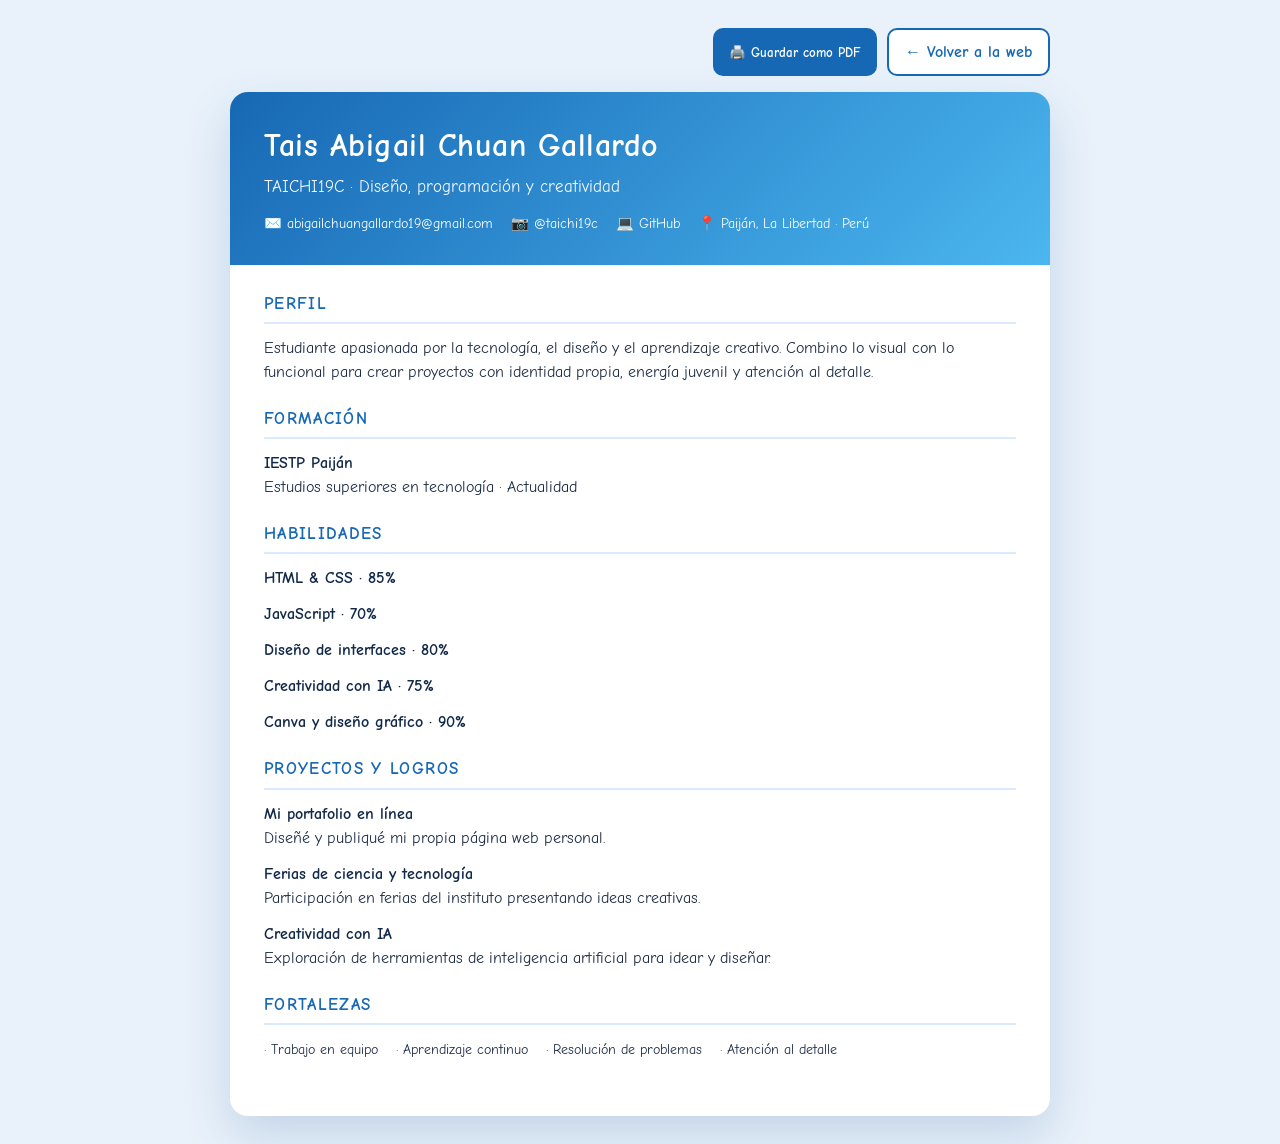
<file: cv.html>
<!DOCTYPE html>
<html lang="es">
<head>
  <meta charset="UTF-8">
  <meta name="viewport" content="width=device-width, initial-scale=1.0">
  <title>Curriculum | Tais Abigail Chuan Gallardo</title>
  <link href="https://fonts.googleapis.com/css2?family=Comic+Neue:wght@400;700&display=swap" rel="stylesheet">
  <style>
    * { box-sizing: border-box; margin: 0; padding: 0; }
    body { font-family: 'Comic Neue', 'Segoe UI', Arial, sans-serif; color: #1c2b45; background: #e9f2fb; padding: 28px 14px; line-height: 1.5; }
    .cv { max-width: 820px; margin: 0 auto; background: #fff; border-radius: 18px; overflow: hidden; box-shadow: 0 20px 48px rgba(30,80,140,.18); }
    .cv-head { background: linear-gradient(135deg, #1768b4, #4bb6ef); color: #fff; padding: 30px 34px; }
    .cv-head h1 { font-size: 2rem; letter-spacing: .5px; }
    .cv-head h2 { font-size: 1.05rem; font-weight: 400; opacity: .95; margin-top: 4px; }
    .cv-contact { margin-top: 14px; display: flex; flex-wrap: wrap; gap: 8px 18px; font-size: .9rem; }
    .cv-contact a { color: #fff; text-decoration: none; }
    .cv-body { padding: 26px 34px 34px; }
    .cv-section { margin-bottom: 22px; }
    .cv-section h3 { color: #1768b4; font-size: 1.05rem; text-transform: uppercase; letter-spacing: .08em; border-bottom: 2px solid #dbeafe; padding-bottom: 6px; margin-bottom: 12px; }
    .cv-item { margin-bottom: 12px; }
    .cv-item strong { display: block; color: #12294a; }
    .cv-item em { color: #64748b; font-style: normal; font-size: .86rem; }
    .cv-item p { color: #33465f; font-size: .94rem; }
    .cv-list { list-style: none; }
    .cv-item-list { position: relative; padding-left: 18px; margin-bottom: 6px; }
    .cv-item::before, .cv-item-list::before { content: ''; }
    ul.plain { list-style: none; }
    ul.dots { padding-left: 20px; }
    .skills-mini { display: flex; flex-wrap: wrap; gap: 8px; }
    .cv-chip { background: #eaf4ff; color: #1768b4; border: 1px solid #c9e3ff; border-radius: 999px; padding: 4px 12px; font-size: .82rem; font-weight: 700; }
    .cv-tools { max-width: 820px; margin: 0 auto 16px; display: flex; gap: 10px; justify-content: flex-end; }
    .cv-btn { border: none; border-radius: 10px; padding: 10px 16px; font-weight: 700; font-family: inherit; cursor: pointer; background: #1768b4; color: #fff; text-decoration: none; }
    .cv-btn.ghost { background: #fff; color: #1768b4; border: 2px solid #1768b4; }
    @media print {
      body { background: #fff; padding: 0; }
      .cv { box-shadow: none; border-radius: 0; max-width: none; }
      .cv-tools { display: none; }
      .cv-section { break-inside: avoid; }
    }
  </style>
</head>
<body>
  <div class="cv-tools">
    <button class="cv-btn" onclick="window.print()">🖨️ Guardar como PDF</button>
    <a class="cv-btn ghost" href="index.html">← Volver a la web</a>
  </div>

  <article class="cv">
    <header class="cv-head">
      <h1>Tais Abigail Chuan Gallardo</h1>
      <h2>TAICHI19C · Diseño, programación y creatividad</h2>
      <div class="cv-contact">
        <a href="mailto:abigailchuangallardo19@gmail.com">✉️ abigailchuangallardo19@gmail.com</a>
        <a href="https://instagram.com/taichi19c" target="_blank" rel="noopener">📷 @taichi19c</a>
        <a href="https://github.com/abigailchuangallardo19-cloud" target="_blank" rel="noopener">💻 GitHub</a>
        <span>📍 Paiján, La Libertad · Perú</span>
      </div>
    </header>

    <div class="cv-body">
      <section class="cv-section">
        <h3>Perfil</h3>
        <p>Estudiante apasionada por la tecnología, el diseño y el aprendizaje creativo. Combino lo visual con lo funcional para crear proyectos con identidad propia, energía juvenil y atención al detalle.</p>
      </section>

      <section class="cv-section">
        <h3>Formación</h3>
        <div class="cv-item">
          <strong>IESTP Paiján</strong>
          <span>Estudios superiores en tecnología · Actualidad</span>
        </div>
      </section>

      <section class="cv-section">
        <h3>Habilidades</h3>
        <div class="cv-item"><strong>HTML &amp; CSS · 85%</strong></div>
        <div class="cv-item"><strong>JavaScript · 70%</strong></div>
        <div class="cv-item"><strong>Diseño de interfaces · 80%</strong></div>
        <div class="cv-item"><strong>Creatividad con IA · 75%</strong></div>
        <div class="cv-item"><strong>Canva y diseño gráfico · 90%</strong></div>
      </section>

      <section class="cv-section">
        <h3>Proyectos y logros</h3>
        <ul class="cv-list">
          <li class="cv-item"><strong>Mi portafolio en línea</strong><span>Diseñé y publiqué mi propia página web personal.</span></li>
          <li class="cv-item"><strong>Ferias de ciencia y tecnología</strong><span>Participación en ferias del instituto presentando ideas creativas.</span></li>
          <li class="cv-item"><strong>Creatividad con IA</strong><span>Exploración de herramientas de inteligencia artificial para idear y diseñar.</span></li>
        </ul>
      </section>

      <section class="cv-section">
        <h3>Fortalezas</h3>
        <div class="cv-contact" style="color:#1c2b45;">
          <span>· Trabajo en equipo</span>
          <span>· Aprendizaje continuo</span>
          <span>· Resolución de problemas</span>
          <span>· Atención al detalle</span>
        </div>
      </section>
    </div>
  </article>
</body>
</html>
</file>
<file: styles.css>
.character-appearance-grid { display:grid; grid-template-columns:repeat(2,minmax(0,1fr)); gap:12px; }.character-appearance-grid label, .character-decoration-tools label, .character-stats label { display:grid; gap:6px; color:var(--platform-ink); font-size:.86rem; font-weight:700; }.character-appearance-grid input, .character-appearance-grid select { width:100%; padding:10px; border:1px solid var(--platform-border); border-radius:9px; background:#fff; color:var(--platform-ink); font:inherit; }.character-decoration-tools, .character-stats { display:grid; gap:10px; padding:12px; border:1px solid var(--platform-border); border-radius:12px; }.character-decoration-tools legend, .character-stats legend { padding:0 5px; color:#398ccc; font-size:.8rem; font-weight:800; }.character-decoration-tools label { display:flex; align-items:center; gap:8px; }.character-decoration-tools input { width:18px; height:18px; accent-color:#278ed0; }.stat-inputs { display:grid; grid-template-columns:repeat(2,minmax(0,1fr)); gap:10px; }.stat-inputs input { width:100%; accent-color:#278ed0; }.image-actions { display:flex; justify-content:flex-start; }
.character-poster { position:relative; overflow:hidden; }.character-poster.template-editorial { background:linear-gradient(135deg,var(--poster-bg,#dff3ff),var(--poster-secondary,#fff)); }.character-poster.template-kawaii { border-radius:32px; }.character-poster.template-gaming { box-shadow:inset 0 0 0 2px var(--poster-accent,#1768b4), 0 18px 38px rgba(57,115,167,.12); }.character-poster.template-poster .character-poster-header h2 { font-size:clamp(2.5rem,7vw,5rem); text-transform:uppercase; }.character-poster.is-pattern { background-image:radial-gradient(rgba(23,104,180,.12) 1px, transparent 1px); background-size:18px 18px; }.character-poster-grid { position:absolute; inset:0; opacity:.12; background-image:linear-gradient(var(--poster-accent) 1px, transparent 1px),linear-gradient(90deg,var(--poster-accent) 1px,transparent 1px); background-size:28px 28px; pointer-events:none; }.character-poster-decor { position:absolute; z-index:2; pointer-events:none; font-size:1.5rem; }.character-poster-decor.one { top:18px; left:20px; }.character-poster-decor.two { top:80px; right:22px; }.character-poster-decor.three { bottom:18px; right:26px; }
:root {
  --bg: #f4f7ff;
  --bg-strong: #dfeaff;
  --primary: #123d8f;
  --primary-soft: #eaf2ff;
  --accent: #3aa7ff;
  --accent-strong: #1678d3;
  --warm: #ff9b5e;
  --warm-soft: #fff0e6;
  --yellow: #ffd84d;
  --white: #ffffff;
  --blue: #3aa7ff;
  --text: #1a243a;
  --muted: #5d6b82;
  --surface: #ffffff;
  --surface-alt: #f8fbff;
  --line: rgba(18, 61, 143, 0.12);
  --ink: #1c1c1c;
  --shadow: 0 18px 42px rgba(15, 23, 42, 0.08);
}

img {
  max-width: 100%;
  height: auto !important;
  object-fit: contain !important;
  display: block;
}

.photo-card img {
  width: min(320px, 82vw);
  height: auto !important;
  object-fit: contain !important;
  border-radius: 16px;
}

.illustration-card img {
  max-height: 260px;
  width: 100%;
  height: auto !important;
  object-fit: contain !important;
}
.platform-toast { position:fixed; right:22px; bottom:22px; z-index:5000; max-width:min(320px, calc(100vw - 44px)); padding:12px 16px; color:#fff; background:#1768b4; border:1px solid rgba(255,255,255,.35); border-radius:12px; box-shadow:0 14px 28px rgba(11,65,111,.25); opacity:0; transform:translateY(12px); pointer-events:none; transition:opacity .2s ease, transform .2s ease; font-weight:700; }
.platform-toast.show { opacity:1; transform:translateY(0); }
body.reduced-motion *, body.reduced-motion *::before, body.reduced-motion *::after { animation-duration:.01ms !important; animation-iteration-count:1 !important; transition-duration:.01ms !important; scroll-behavior:auto !important; }

.project-card img {
  width: 100%;
  height: auto !important;
  max-height: 220px;
  object-fit: contain !important;
  background: linear-gradient(180deg, rgba(0,0,0,0.03), rgba(0,0,0,0.02));
}

* { box-sizing: border-box; margin: 0; padding: 0; }
html { scroll-behavior: smooth; }
html, body { min-height: 100%; }

body {
  font-family: 'Segoe UI', Tahoma, Geneva, Verdana, sans-serif;
  color: var(--text);
  background: linear-gradient(180deg, var(--bg) 0%, var(--bg-strong) 100%);
  overflow-x: hidden;
  position: relative;
}

main {
  width: min(1160px, 100%);
  margin: 0 auto;
  display: flex;
  flex-direction: column;
  align-items: center;
}

body::before {
  content: '';
  position: fixed;
  inset: 0;
  background-image:
    linear-gradient(rgba(255,255,255,0.12) 1px, transparent 1px),
    linear-gradient(90deg, rgba(255,255,255,0.12) 1px, transparent 1px);
  background-size: 40px 40px;
  pointer-events: none;
  opacity: 0.45;
}

.topbar {
  position: sticky;
  top: 0;
  z-index: 20;
  display: flex;
  justify-content: center;
  padding: 16px 20px;
  backdrop-filter: blur(10px);
  background: rgba(255, 255, 255, 0.72);
  border-bottom: 1px solid var(--line);
  width: 100%;
  max-width: 1160px;
  margin: 0 auto;
}
.topbar { z-index: 200; justify-content:space-between; gap:20px; }
.brand-mark { color:var(--primary); text-decoration:none; font-weight:900; letter-spacing:.02em; white-space:nowrap; }
.nav-links { align-items:center; }
.nav-links button { font:inherit; }
.explore-trigger, .topbar-icon { color:var(--text); background:rgba(255,255,255,.7); padding:10px 14px; border:1px solid var(--line); border-radius:999px; font-weight:700; cursor:pointer; }
.topbar-icon { padding:10px 12px; }
.explore-trigger:hover, .topbar-icon:hover { background:var(--primary-soft); color:var(--primary); }
.explore-menu { position:absolute; top:calc(100% + 10px); right:20px; width:min(620px, calc(100vw - 32px)); padding:18px; background:rgba(255,255,255,.94); border:1px solid var(--line); border-radius:20px; box-shadow:0 20px 45px rgba(18,61,143,.18); opacity:0; visibility:hidden; transform:translateY(-8px); transition:opacity .2s ease, transform .2s ease, visibility .2s ease; }
.explore-menu.show { opacity:1; visibility:visible; transform:translateY(0); }
.explore-heading { display:flex; justify-content:space-between; align-items:center; color:var(--primary); font-weight:900; margin-bottom:12px; }.explore-heading button { border:0; background:transparent; font-size:1.5rem; cursor:pointer; color:var(--muted); }
.explore-grid { display:grid; grid-template-columns:repeat(2, minmax(0,1fr)); gap:8px; }.explore-grid a { display:grid; gap:4px; padding:13px; text-decoration:none; color:var(--text); border:1px solid var(--line); border-radius:13px; background:rgba(238,248,255,.72); transition:transform .2s ease, background .2s ease; }.explore-grid a:hover { transform:translateY(-3px); background:var(--primary-soft); }.explore-grid small { color:var(--muted); font-weight:400; }

.nav-links {
  width: 100%;
  justify-content: center;
  margin: 0 auto;
  display: flex;
  gap: 10px;
  flex-wrap: wrap;
}

.nav-links a {
  text-decoration: none;
  color: var(--text);
  background: rgba(255, 255, 255, 0.7);
  padding: 10px 16px;
  border: 1px solid var(--line);
  border-radius: 999px;
  font-weight: 700;
  box-shadow: 0 6px 18px rgba(15, 23, 42, 0.04);
  transition: all .2s ease;
}

.nav-links a:hover {
  transform: translateY(-2px);
  box-shadow: 0 10px 18px rgba(18, 61, 143, 0.1);
  background: var(--primary-soft);
  color: var(--primary);
}

.hero, .section {
  min-height: auto;
  padding: 90px 24px 50px;
  position: relative;
  display: flex;
  flex-direction: column;
  align-items: center;
  justify-content: center;
  width: 100%;
}

.hero, .section-card {
  width: 100%;
  max-width: 1160px;
  position: relative;
  z-index: 2;
  margin: 0 auto;
}

.hero {
  display: grid;
  grid-template-columns: 1.2fr 0.8fr;
  align-items: center;
  gap: 34px;
  padding-top: 72px;
}

.hero-copy {
  width: 100%;
  max-width: 620px;
  text-align: left;
  margin: 0;
}

.eyebrow {
  display: inline-flex;
  align-items: center;
  padding: 8px 14px;
  border-radius: 999px;
  background: var(--primary-soft);
  border: 1px solid rgba(18, 61, 143, 0.18);
  color: var(--primary);
  font-weight: 700;
  margin-bottom: 18px;
  font-size: 0.9rem;
}

.pixel-title {
  font-family: 'Segoe UI', Tahoma, Geneva, Verdana, sans-serif;
  text-transform: none;
  line-height: 1.15;
  color: var(--text);
  letter-spacing: -0.04em;
  font-weight: 800;
}

h1.pixel-title {
  font-size: clamp(2.6rem, 5vw, 4.4rem);
  margin-bottom: 10px;
  line-height: 1.05;
  color: var(--primary);
}

h2.pixel-title {
  font-size: clamp(1.2rem, 2vw, 1.8rem);
  margin-bottom: 14px;
  color: var(--accent-strong);
  font-weight: 700;
}

.hero-copy p {
  font-size: 1.06rem;
  line-height: 1.8;
  margin-bottom: 18px;
  max-width: 560px;
  color: var(--muted);
}

.btn-row {
  display: flex;
  flex-wrap: wrap;
  gap: 12px;
  margin: 18px 0 20px;
  justify-content: flex-start;
}

.btn {
  display: inline-flex;
  align-items: center;
  justify-content: center;
  padding: 12px 18px;
  text-decoration: none;
  color: var(--surface);
  background: linear-gradient(135deg, var(--primary) 0%, var(--accent-strong) 100%);
  border: none;
  border-radius: 12px;
  font-weight: 700;
  box-shadow: 0 12px 24px rgba(18, 61, 143, 0.18);
  transition: transform .2s ease, box-shadow .2s ease;
}

.btn:hover {
  transform: translateY(-2px);
  box-shadow: 0 14px 28px rgba(18, 61, 143, 0.22);
}

.chip-row {
  display: flex;
  flex-wrap: wrap;
  gap: 10px;
  justify-content: flex-start;
  margin-top: 10px;
}

.chip {
  background: var(--surface-alt);
  border: 1px solid var(--line);
  border-radius: 999px;
  padding: 8px 10px;
  font-weight: 700;
  color: var(--text);
  box-shadow: none;
}

.hero-art {
  width: 100%;
  max-width: 440px;
  justify-self: end;
  position: relative;
  display: flex;
  justify-content: center;
  align-items: center;
  padding: 18px 0;
  margin: 0 auto;
}

.photo-card {
  padding: 14px;
  border: 1px solid var(--line);
  background: var(--surface);
  border-radius: 24px;
  box-shadow: var(--shadow);
  position: relative;
  animation: bob 3s ease-in-out infinite;
  width: 100%;
}

.photo-card img {
  width: min(420px, 92vw);
  height: auto;
  display: block;
  margin: 0 auto;
  border-radius: 18px;
  border: 1px solid var(--line);
  object-fit: cover !important;
}

.hero-art .photo-card { transform: none; }

.cloud, .star, .cat-decoration {
  position: absolute;
  z-index: 2;
  pointer-events: none;
}
.hero-copy, .hero-art { z-index:10; }
.hero { isolation:isolate; overflow:hidden; }
.hero::before { content:"\263E"; position:absolute; z-index:1; top:34px; right:22%; color:#ffe38a; font-size:clamp(2.5rem,6vw,5rem); text-shadow:0 0 24px rgba(255,227,138,.6); pointer-events:none; }

.cloud {
  width: 120px; height: 40px;
  background: rgba(255,255,255,0.95);
  border-radius: 999px;
  border: 2px solid rgba(0,0,0,0.08);
  opacity: 0.9;
  animation: drift 18s linear infinite;
}

.cloud::before, .cloud::after {
  content: '';
  position: absolute;
  background: inherit;
  border-radius: 50%;
}

.cloud::before {
  width: 46px; height: 46px; left: 20px; top: -22px;
}

.cloud::after {
  width: 54px; height: 54px; right: 16px; top: -24px;
}

.cloud.one { top: 90px; left: -80px; }
.cloud.two { top: 160px; right: -60px; animation-duration: 24s; }
.cloud.three { top: 220px; left: 12%; animation-duration: 22s; }
.cloud.four { top: 260px; right: 8%; animation-duration: 26s; }

.star {
  color: var(--yellow);
  font-size: 24px;
  animation: twinkle 2s ease-in-out infinite;
  text-shadow: 0 0 10px rgba(255,255,255,0.8);
}

.star.one { top: 80px; left: 10%; }
.star.two { top: 140px; right: 12%; animation-delay: .4s; }
.star.three { bottom: 100px; left: 8%; animation-delay: .8s; }
.star.four { bottom: 70px; right: 8%; animation-delay: 1.1s; }

.cat-decoration {
  width: 72px;
  animation: bob 2.2s ease-in-out infinite;
}

.cat-decoration.orange {
  top: 70px;
  left: 6%;
  filter: saturate(1.1);
}

.cat-decoration.blue { bottom: 92px; right: 6%; animation-delay: .4s; }

.section {
  padding-top: 40px;
  padding-bottom: 70px;
}

.section-card {
  position: relative;
  overflow: hidden;
  background: rgba(255,255,255,0.92);
  border: 1px solid var(--line);
  border-radius: 26px;
  box-shadow: var(--shadow);
  padding: 30px;
  max-width: 1160px;
  margin: 0 auto;
}

.section-card::before,
.section-card::after {
  content: "";
  position: absolute;
  pointer-events: none;
  z-index: 0;
  opacity: 0.9;
  filter: blur(0.2px);
}

.section-card::before {
  width: 200px;
  height: 62px;
  left: 8%;
  top: 28px;
  background: rgba(255, 255, 255, 0.68);
  border-radius: 999px;
  box-shadow:
    68px 18px 0 12px rgba(255, 255, 255, 0.56),
    148px 8px 0 10px rgba(255, 255, 255, 0.52),
    245px 20px 0 9px rgba(255, 255, 255, 0.48);
}

.section-card::after {
  width: 180px;
  height: 58px;
  right: 10%;
  bottom: 24px;
  background: rgba(255, 255, 255, 0.63);
  border-radius: 999px;
  box-shadow:
    -70px -18px 0 12px rgba(255, 255, 255, 0.5),
    -150px -6px 0 10px rgba(255, 255, 255, 0.46),
    -230px -16px 0 9px rgba(255, 255, 255, 0.42);
}

.section-card > * {
  position: relative;
  z-index: 1;
}

.section-head {
  display: flex;
  align-items: center;
  justify-content: center;
  gap: 12px;
  margin-bottom: 22px;
  flex-wrap: wrap;
  text-align: center;
}

.section-head .chip {
  margin-top: 0;
}

.section-head h2 {
  margin: 0;
}

.section-content {
  display: grid;
  gap: 20px;
}

.about-grid, .projects-grid, .contact-grid {
  display: grid;
  gap: 18px;
  justify-items: center;
}

.about-grid {
  grid-template-columns: 1.1fr 0.9fr;
}

.card {
  background: var(--surface);
  border: 1px solid var(--line);
  border-radius: 20px;
  padding: 22px;
  box-shadow: 0 10px 20px rgba(15, 23, 42, 0.04);
}

.card p, .card li {
  font-size: 1rem;
  line-height: 1.7;
}

.card ul {
  padding-left: 18px;
}

.illustration-card {
  display: grid;
  place-items: center;
  min-height: 260px;
  background: linear-gradient(135deg, #ffe7a3 0%, #ffd04d 100%);
}

.illustration-card img {
  width: 100%;
  height: 220px;
  object-fit: cover;
  border-radius: 16px;
  border: 3px solid var(--ink);
  display: block;
}

.projects-grid {
  grid-template-columns: repeat(3, minmax(0, 1fr));
}

.project-card {
  background: var(--surface);
  border: 1px solid var(--line);
  border-radius: 20px;
  padding: 18px;
  box-shadow: 0 10px 24px rgba(15, 23, 42, 0.05);
  transition: transform .2s ease, box-shadow .2s ease;
  width: 100%;
  margin: 0 auto;
  max-width: 320px;
  text-align: left;
}

.project-card:hover {
  transform: translateY(-4px) scale(1.01);
  box-shadow: 8px 8px 0 rgba(0,0,0,0.14);
}

.project-card img {
  width: 100%;
  height: 150px;
  object-fit: cover;
  border-radius: 14px;
  border: 2px solid var(--ink);
  display: block;
  margin-bottom: 10px;
}

.neon {
  text-shadow: 0 0 8px rgba(255,90,31,0.9), 0 0 18px rgba(255,90,31,0.6), 0 0 28px rgba(110,197,255,0.15);
}

.lightbox {
  position: fixed; inset: 0; display: none; align-items: center; justify-content: center; z-index: 2000;
  background: rgba(0,0,0,0.75);
}
.lightbox img { max-width: 92%; max-height: 92%; border: 6px solid rgba(255,255,255,0.06); box-shadow: 0 20px 60px rgba(0,0,0,0.6); }
.lightbox.show { display: flex; }

.project-card .badge {
  display: inline-block;
  margin-bottom: 8px;
  padding: 6px 10px;
  background: var(--primary-soft);
  color: var(--primary);
  border: 1px solid rgba(18, 61, 143, 0.14);
  border-radius: 999px;
  font-weight: 700;
  font-size: 0.84rem;
}

.project-card h3 {
  margin-bottom: 8px;
  font-size: 1.05rem;
}

.contact-grid {
  grid-template-columns: repeat(3, minmax(240px, 1fr));
  justify-items: center;
}

.social-card {
  display: block;
  text-decoration: none;
  width: 100%;
  max-width: 320px;
  color: var(--text);
  background: var(--surface);
  border: 1px solid var(--line);
  border-radius: 20px;
  padding: 18px;
  box-shadow: 0 10px 24px rgba(15, 23, 42, 0.04);
  transition: transform .2s ease;
}

.social-card:hover {
  transform: translateY(-3px);
}

.social-card strong {
  display: block;
  margin-bottom: 6px;
  font-size: 1rem;
}

.social-card span {
  color: #3d3d3d;
  font-size: 0.95rem;
}

@keyframes bob {
  0%, 100% { transform: rotate(-3deg) translateY(0); }
  50% { transform: rotate(-1deg) translateY(-8px); }
}

@keyframes drift {
  0% { transform: translateX(-30px); }
  100% { transform: translateX(calc(100vw + 120px)); }
}

@keyframes twinkle {
  0%, 100% { transform: scale(0.9); opacity: 0.8; }
  50% { transform: scale(1.2); opacity: 1; }
}

@media (max-width: 900px) {
  .hero {
    grid-template-columns: 1fr;
    text-align: center;
  }

  .hero-copy {
    text-align: center;
    max-width: 100%;
  }

  .btn-row,
  .chip-row {
    justify-content: center;
  }

  .about-grid,
  .projects-grid,
  .contact-grid {
    grid-template-columns: 1fr;
  }
}

@media (max-width: 640px) {
  .hero {
    padding-top: 60px;
  }
  .section-card {
    padding: 20px;
  }
  .photo-card svg {
    width: min(270px, 86vw);
  }
  .cat-decoration {
    width: 56px;
  }
}

.control-toggle {
  position: fixed; right: 18px; bottom: 18px; z-index: 3000;
  background: var(--white); border: 3px solid var(--ink); border-radius: 14px; padding: 8px; box-shadow: 6px 6px 0 rgba(0,0,0,0.12);
  cursor: pointer;
}
.control-panel {
  position: fixed; right: 18px; bottom: 76px; width: 260px; z-index: 3000; display: none;
  background: linear-gradient(180deg, rgba(255,255,255,0.96), rgba(250,250,250,0.92)); border: 3px solid var(--ink); border-radius: 12px; padding: 12px; box-shadow: 10px 10px 0 rgba(0,0,0,0.12);
}
.control-panel.show { display: block; }
.control-panel h4 { margin: 0 0 8px 0; font-size: 0.95rem; }
.control-row { display:flex;align-items:center;justify-content:space-between;padding:6px 0;border-bottom:1px dashed rgba(0,0,0,0.06); }
.scanlines {
  position: fixed; inset:0; pointer-events:none; z-index:1500; mix-blend-mode:overlay; opacity:0.18; background-image: repeating-linear-gradient(0deg, rgba(0,0,0,0.04) 0px, rgba(0,0,0,0.04) 1px, transparent 1px, transparent 4px);
  display: none;
}
.scanlines.show { display: block; }
#galleryGrid { display:grid; grid-template-columns:repeat(auto-fill,minmax(160px,1fr)); gap:12px; margin-top:12px; }
#galleryGrid .gallery-item { border:3px solid var(--ink); border-radius:12px; overflow:hidden; background:var(--white); display:flex; align-items:center; justify-content:center; padding:8px; }
#galleryGrid .gallery-item img { max-width:100%; height:auto; display:block; border-radius:8px; }
#galleryGrid .gallery-item .caption { display:none; width:100%; padding:6px 8px; font-size:0.9rem; text-align:center; white-space:nowrap; overflow:hidden; text-overflow:ellipsis; }
#galleryGrid .gallery-item:hover .caption { display:block; }
#galleryGrid .gallery-item button { z-index: 5; }
.edit-badge {
  position: absolute;
  top: 10px;
  right: 10px;
  width: 30px;
  height: 30px;
  border-radius: 999px;
  border: 2px solid var(--ink);
  background: rgba(255,255,255,0.96);
  display: grid;
  place-items: center;
  cursor: pointer;
  box-shadow: 3px 3px 0 rgba(0,0,0,0.1);
  font-size: 1rem;
  line-height: 1;
}
.editable-block { position: relative; }
.edit-modal {
  position: fixed; inset: 0; display: none; align-items: center; justify-content: center; z-index: 4000;
  background: rgba(0,0,0,0.7);
  padding: 20px;
}
.edit-modal.show { display: flex; }
.edit-modal-card {
  width: min(760px, 95vw);
  max-height: 90vh;
  overflow-y: auto;
  background: var(--white);
  border: 4px solid var(--ink);
  border-radius: 24px;
  padding: 22px;
  box-shadow: 0 20px 50px rgba(0,0,0,0.2);
}
.edit-modal-card h3 { margin-top: 0; margin-bottom: 18px; }
.edit-field { display:flex;flex-direction:column;gap:6px;margin-bottom:16px; }
.edit-field label { font-weight:700; }
.edit-field input, .edit-field textarea, .edit-field select { width:100%; padding:10px; border:2px solid #ddd; border-radius:8px; font-family: inherit; }
.edit-field textarea { resize:vertical; min-height:80px; }
.edit-field small { color:#555; }
.edit-action-row { display:flex; justify-content:flex-end; gap:10px; margin-top:12px; }
.edit-action-row button { border:3px solid var(--ink); border-radius:12px; padding:10px 14px; cursor:pointer; background:var(--yellow); font-weight:700; }
.edit-action-row button.cancel { background:#fff; }
#profileEditor { width: 320px; right: 18px; bottom: 420px; }
#profileEditor .row { display:flex;flex-direction:column;gap:6px;margin-bottom:8px; }
#profileEditor input, #profileEditor textarea { width:100%; padding:8px; border:2px solid #ddd; border-radius:6px; }

/* Personal platform */
:root { --platform-ink: #18325f; --platform-muted: #64748b; --platform-panel: rgba(255,255,255,.78); --platform-border: rgba(69,145,220,.2); }
.platform-shell { padding: clamp(20px, 4vw, 38px); background: linear-gradient(145deg, rgba(244,251,255,.95), rgba(220,239,255,.8)); }
body.route-home main > section:not(#home):not(#about):not(#projects):not(#skills):not(#timeline):not(#contact), body.route-about main > section:not(#about), body.route-skills main > section:not(#skills), body.route-timeline main > section:not(#timeline), body.route-contact main > section:not(#contact), body.route-explore main > section, body.route-module main > section:not(#workspace) { display:none; }
body.route-home #home { display:grid !important; }
body.route-home #about, body.route-home #projects, body.route-home #skills, body.route-home #timeline, body.route-home #contact, body.route-about #about, body.route-skills #skills, body.route-timeline #timeline, body.route-contact #contact, body.route-module #workspace, body.route-explore #exploreView { display:flex; }
.site-footer { width:100%; max-width:1160px; margin:0 auto; padding:26px 24px 42px; display:flex; flex-direction:column; gap:10px; align-items:center; text-align:center; color:var(--muted); border-top:1px solid var(--line); }
.site-footer p { font-size:.9rem; }
.footer-links { display:flex; gap:16px; flex-wrap:wrap; justify-content:center; }
.footer-links a { color:var(--primary); text-decoration:none; font-weight:700; font-size:.9rem; }
.footer-links a:hover { text-decoration:underline; }
body.route-module .site-footer, body.route-explore .site-footer { display:none; }
body.route-workspace #workspace { min-height:calc(100vh - 90px); padding-top:35px; }
body.route-module #workspace { min-height:calc(100vh - 90px); padding-top:35px; }
body.route-workspace .platform-shell { min-height:calc(100vh - 130px); }
body.route-module .platform-shell { min-height:calc(100vh - 130px); }
body.route-explore .control-toggle, body.route-module .control-toggle { display:none; }
.explore-screen { width:100%; min-height:calc(100vh - 86px); padding:clamp(34px,6vw,78px) 24px; align-items:center; justify-content:center; background:linear-gradient(145deg,#edf9ff 0%,#d8efff 56%,#f9fcff 100%); }
.explore-screen-inner { width:min(1180px,100%); padding:clamp(24px,5vw,58px); border:1px solid rgba(69,145,220,.22); border-radius:30px; background:rgba(255,255,255,.58); box-shadow:0 24px 60px rgba(52,119,180,.14); backdrop-filter:blur(16px); }
.explore-screen-heading { max-width:680px; margin-bottom:34px; }.explore-screen-heading h1 { margin:12px 0 8px; font-size:clamp(2rem,5vw,4rem); color:#1768b4; }.explore-screen-heading p { color:var(--platform-muted); font-size:1.05rem; line-height:1.7; }
.explore-screen-grid { display:grid; grid-template-columns:repeat(3,minmax(0,1fr)); gap:20px; }.explore-screen-card { min-height:190px; display:flex; flex-direction:column; align-items:flex-start; justify-content:flex-end; gap:8px; padding:24px; text-decoration:none; color:var(--platform-ink); border:1px solid rgba(69,145,220,.22); border-radius:22px; background:rgba(255,255,255,.76); box-shadow:0 10px 24px rgba(57,115,167,.08); transform-style:preserve-3d; transition:transform .25s ease, box-shadow .25s ease, background .25s ease; }.explore-screen-card:hover { transform:perspective(800px) rotateX(2deg) rotateY(-2deg) translateY(-7px); box-shadow:0 22px 34px rgba(57,115,167,.18); background:#fff; }.explore-card-icon { font-size:2.6rem; line-height:1; margin-bottom:auto; }.explore-screen-card strong { font-size:1.18rem; }.explore-screen-card p { min-height:42px; margin:0; color:var(--platform-muted); line-height:1.45; }.explore-screen-card span:last-child { color:#2681bd; font-size:.86rem; font-weight:800; }.card-tech { background:linear-gradient(145deg,#f0fbff,#dff5ff); }.card-art { background:linear-gradient(145deg,#fff8ec,#fff); }.card-notes { background:linear-gradient(145deg,#f4f0ff,#fff); }.card-projects { background:linear-gradient(145deg,#eef8ff,#fff); }.card-gallery { background:linear-gradient(145deg,#fff1f7,#fff); }.card-character { background:linear-gradient(145deg,#fff2fb,#fff); }
.character-poster { min-height:420px; padding:clamp(22px,4vw,44px); border:1px solid var(--platform-border); border-radius:24px; color:#18325f; background:linear-gradient(135deg,#dff3ff,#fff); box-shadow:0 18px 38px rgba(57,115,167,.12); }.character-poster.has-poster { background:var(--poster-bg,#dff3ff); color:var(--poster-text,#18325f); }.character-poster-header { text-align:center; margin-bottom:28px; }.character-poster-header h2 { margin:8px 0 3px; color:var(--poster-accent,#1768b4); font-size:clamp(1.8rem,4vw,3rem); }.character-poster-header p { opacity:.75; }.character-poster-main { display:grid; grid-template-columns:minmax(190px,.7fr) minmax(0,1.3fr); gap:24px; }.character-portrait { min-height:280px; display:grid; place-items:center; overflow:hidden; border:2px solid color-mix(in srgb, var(--poster-accent,#1768b4) 30%, transparent); border-radius:20px; background:rgba(255,255,255,.5); }.character-portrait img { width:100%; height:100%; object-fit:cover !important; }.character-placeholder { padding:25px; text-align:center; font-size:3.4rem; }.character-info-grid { display:grid; grid-template-columns:repeat(2,minmax(0,1fr)); gap:10px; }.character-info-item { padding:12px; border-radius:12px; background:rgba(255,255,255,.55); }.character-info-item small { display:block; opacity:.65; font-size:.72rem; text-transform:uppercase; letter-spacing:.06em; }.character-info-item strong { display:block; margin-top:4px; }.character-story-grid { display:grid; grid-template-columns:repeat(2,minmax(0,1fr)); gap:14px; margin-top:20px; }.character-story-card { padding:16px; border-radius:14px; background:rgba(255,255,255,.52); }.character-story-card h4 { margin-bottom:7px; color:var(--poster-accent,#1768b4); }.character-story-card p { white-space:pre-line; line-height:1.6; }.character-editor { margin-top:18px; }.character-form-grid { display:grid; grid-template-columns:repeat(3,minmax(0,1fr)); gap:12px; }.character-form-grid label, .character-editor > label, .character-columns label { display:grid; gap:6px; color:var(--platform-ink); font-size:.86rem; font-weight:700; }.character-form-grid input, .character-form-grid select, .character-editor textarea, .character-columns textarea { width:100%; padding:10px; border:1px solid var(--platform-border); border-radius:9px; background:#fff; color:var(--platform-ink); font:inherit; }.character-columns { display:grid; grid-template-columns:repeat(2,minmax(0,1fr)); gap:12px; }.character-upload { width:max-content; padding:10px 14px; border:1px dashed #398ccc; border-radius:10px; color:#1768b4 !important; cursor:pointer; }.character-upload input { display:none; }.character-dropzone { padding:16px; text-align:center; color:var(--platform-muted); border:1px dashed var(--platform-border); border-radius:10px; }.character-dropzone.dragover { background:#e6f6ff; border-color:#398ccc; }
.character-library { margin:8px 0 22px; }.character-library-heading { display:flex; justify-content:space-between; align-items:center; margin-bottom:12px; color:var(--platform-muted); }.character-library-grid { display:grid; grid-template-columns:repeat(auto-fit,minmax(220px,1fr)); gap:18px; }.character-card { overflow:hidden; border:1px solid var(--platform-border); border-radius:18px; background:var(--platform-panel); box-shadow:0 10px 24px rgba(57,115,167,.09); }.character-card-image { height:180px; display:grid; place-items:center; overflow:hidden; background:linear-gradient(145deg,#e5f7ff,#fff); font-size:3rem; }.character-card-image img { width:100%; height:100%; object-fit:cover !important; }.character-card-body { padding:15px; }.character-card-body h4 { margin:5px 0; color:var(--platform-ink); }.character-card-body p { min-height:38px; color:var(--platform-muted); line-height:1.45; font-size:.9rem; }.template-chooser { padding:22px; margin-bottom:20px; border:1px solid var(--platform-border); border-radius:18px; background:rgba(255,255,255,.55); }.template-heading { display:flex; justify-content:space-between; align-items:center; margin-bottom:16px; }.template-grid { display:grid; grid-template-columns:repeat(5,minmax(0,1fr)); gap:12px; }.template-grid button { min-height:130px; display:grid; place-content:center; gap:7px; border:1px solid var(--platform-border); border-radius:14px; background:#fff; color:var(--platform-ink); cursor:pointer; transition:transform .2s ease, box-shadow .2s ease; }.template-grid button:hover { transform:translateY(-4px); box-shadow:0 10px 20px rgba(57,115,167,.16); }.template-grid span { font-size:2rem; }.template-grid small { color:var(--platform-muted); }.character-editor-layout { display:grid; grid-template-columns:minmax(330px,.9fr) minmax(0,1.1fr); gap:22px; align-items:start; }.character-editor-layout .character-editor { margin:0; max-height:72vh; overflow:auto; }.character-preview-panel { position:sticky; top:100px; }.preview-toolbar { display:flex; justify-content:space-between; align-items:center; margin-bottom:10px; }
.platform-heading, .platform-toolbar, .view-heading, .form-actions, .platform-actions, .filter-row { display:flex; align-items:center; gap:12px; }
.platform-heading, .view-heading { justify-content:space-between; }
.platform-heading { margin-bottom:24px; text-align:left; }
.platform-back { display:block; margin-bottom:10px; padding:0; border:0; background:transparent; color:#398ccc; cursor:pointer; font:inherit; font-weight:800; }
.platform-heading h2 { margin:8px 0 4px; }
.platform-heading p, .muted-copy { color:var(--platform-muted); line-height:1.6; }
.platform-actions { flex-shrink:0; }
.platform-btn, .platform-icon-btn, .platform-nav, .quick-actions button, .text-action { border:1px solid var(--platform-border); cursor:pointer; font:inherit; font-weight:700; transition:transform .2s ease, box-shadow .2s ease, background .2s ease; }
.platform-btn { display:inline-flex; align-items:center; justify-content:center; gap:7px; min-height:42px; padding:10px 15px; border-radius:12px; text-decoration:none; }
.platform-btn:hover, .platform-icon-btn:hover, .quick-actions button:hover { transform:translateY(-2px); box-shadow:0 8px 18px rgba(26,104,175,.14); }
.platform-btn-primary { color:#fff; background:linear-gradient(135deg,#1768b4,#4bb6ef); border-color:transparent; }
.platform-btn-light { color:var(--platform-ink); background:rgba(255,255,255,.75); }
.platform-btn-danger { color:#a43b54; background:#fff0f4; border-color:#f0b8c4; }
.platform-icon-btn { width:42px; height:42px; border-radius:12px; background:#fff; font-size:1.15rem; }
.platform-toolbar { padding:12px; margin-bottom:22px; background:rgba(255,255,255,.55); border:1px solid var(--platform-border); border-radius:15px; }
.global-search { display:flex; align-items:center; gap:8px; flex:1; min-width:180px; padding:0 12px; color:#4b9fe2; background:#fff; border:1px solid var(--platform-border); border-radius:11px; }
.global-search input, .filter-row input, .filter-row select { width:100%; border:0; outline:0; background:transparent; color:var(--platform-ink); font:inherit; padding:11px 4px; }
.import-label input, #documentInput, #importBtn { display:none; }
.platform-layout { display:grid; grid-template-columns:190px minmax(0,1fr); gap:24px; }
.platform-sidebar { display:flex; flex-direction:column; gap:6px; padding:10px; align-self:start; background:rgba(255,255,255,.48); border:1px solid var(--platform-border); border-radius:16px; }
.platform-nav { padding:11px 12px; text-align:left; border-radius:10px; background:transparent; color:var(--platform-muted); }
.platform-nav:hover, .platform-nav.active { color:#1768b4; background:#e8f5ff; }
.platform-content { min-width:0; }
.workspace-view { display:none; animation:platformReveal .35s ease both; }
.workspace-view.active { display:block; }
.view-heading { margin-bottom:18px; }
.view-heading h3 { margin-top:4px; color:var(--platform-ink); font-size:clamp(1.25rem, 2vw, 1.65rem); }
.view-kicker { color:#398ccc; font-size:.72rem; font-weight:800; letter-spacing:.08em; }
.live-status { color:#26855d; font-size:.84rem; font-weight:700; }
.stats-grid { display:grid; grid-template-columns:repeat(4, minmax(0,1fr)); gap:12px; margin-bottom:16px; }
.stat-card, .workspace-card, .resource-card, .note-card { background:var(--platform-panel); border:1px solid var(--platform-border); border-radius:16px; box-shadow:0 10px 22px rgba(57,115,167,.08); }
.stat-card { padding:17px; }.stat-card strong { display:block; color:#1768b4; font-size:1.6rem; }.stat-card span { color:var(--platform-muted); font-size:.85rem; }
.dashboard-grid { display:grid; grid-template-columns:1.2fr .8fr; gap:14px; }.workspace-card { padding:20px; }.workspace-card h4 { color:var(--platform-ink); margin-bottom:9px; }.workspace-card p { color:var(--platform-muted); line-height:1.6; }
.spotlight-card { background:linear-gradient(135deg,#e5f6ff,#fff); }.card-icon { display:block; margin-bottom:10px; font-size:1.8rem; }.text-action { margin-top:15px; padding:0; border:0; color:#1678d3; background:transparent; }
.quick-actions { display:grid; gap:8px; }.quick-actions button { padding:10px; text-align:left; border-radius:10px; background:#f6fbff; color:var(--platform-ink); }
.filter-row { margin-bottom:15px; }.filter-row input, .filter-row select { padding:11px 12px; background:#fff; border:1px solid var(--platform-border); border-radius:10px; }.filter-row input { flex:1; }.filter-row select { width:210px; }
.notes-layout { display:grid; grid-template-columns:minmax(0,1fr) minmax(280px,.8fr); gap:15px; align-items:start; }.item-list, .resource-grid { display:grid; gap:12px; }.resource-grid { grid-template-columns:repeat(auto-fit,minmax(220px,1fr)); }
.note-card, .resource-card { padding:16px; }.note-card h4, .resource-card h4 { margin-bottom:6px; color:var(--platform-ink); }.note-card p, .resource-card p { color:var(--platform-muted); line-height:1.5; font-size:.92rem; }.item-meta { display:flex; flex-wrap:wrap; gap:7px; margin-top:10px; color:#398ccc; font-size:.76rem; }.tag { padding:4px 7px; border-radius:999px; background:#e8f5ff; }.card-actions { display:flex; gap:7px; margin-top:13px; }.card-actions button { border:0; background:transparent; color:#2878b7; cursor:pointer; font-weight:700; padding:3px; }.card-actions .danger { color:#b34861; }
.editor-form, .compact-form { display:grid; gap:12px; }.editor-form label, .compact-form label { display:grid; gap:6px; color:var(--platform-ink); font-size:.88rem; font-weight:700; }.editor-form input, .editor-form textarea, .editor-form select, .compact-form input, .compact-form textarea, .compact-form select { width:100%; border:1px solid var(--platform-border); border-radius:9px; background:#fff; padding:10px; font:inherit; color:var(--platform-ink); }.form-title { display:flex; align-items:center; gap:8px; }.form-actions { justify-content:flex-end; flex-wrap:wrap; }.editor-form small { color:#4f9c76; }.form-columns { display:grid; grid-template-columns:1fr 1fr; gap:10px; }.hidden { display:none !important; }
.resource-card .resource-type { color:#398ccc; font-size:.77rem; font-weight:800; text-transform:uppercase; }.resource-card a { display:block; overflow:hidden; color:#277cb8; text-overflow:ellipsis; white-space:nowrap; margin-top:9px; }.empty-state { padding:30px 15px; text-align:center; color:var(--platform-muted); border:1px dashed var(--platform-border); border-radius:14px; }.settings-grid { display:grid; gap:4px; }.setting-row { display:flex; align-items:center; justify-content:space-between; gap:15px; padding:15px 0; border-bottom:1px solid var(--platform-border); color:var(--platform-ink); }.setting-row small { display:block; margin-top:4px; color:var(--platform-muted); font-weight:400; }.setting-row input { width:20px; height:20px; accent-color:#278ed0; }
.art-masonry { columns:3 220px; column-gap:14px; }.art-tile { break-inside:avoid; margin:0 0 14px; overflow:hidden; position:relative; border-radius:16px; border:1px solid var(--platform-border); background:#fff; box-shadow:0 10px 22px rgba(57,115,167,.1); cursor:pointer; }.art-tile img { width:100%; display:block; }.art-tile figcaption { padding:12px; }.art-tile strong { display:block; color:var(--platform-ink); }.art-tile small { color:var(--platform-muted); }
.project-module-grid { display:grid; grid-template-columns:repeat(auto-fit,minmax(220px,1fr)); gap:14px; }.project-module-card { overflow:hidden; background:var(--platform-panel); border:1px solid var(--platform-border); border-radius:16px; box-shadow:0 10px 22px rgba(57,115,167,.08); }.project-module-card img { width:100%; height:145px; object-fit:cover !important; }.project-module-card .project-module-body { padding:15px; }.project-module-body h4 { color:var(--platform-ink); margin-bottom:6px; }.project-module-body p { color:var(--platform-muted); font-size:.9rem; line-height:1.5; }.project-module-body .badge { margin-top:9px; }
.gallery-module-grid { display:grid; grid-template-columns:repeat(4,minmax(0,1fr)); gap:10px; }.gallery-module-grid img { width:100%; aspect-ratio:1; object-fit:cover !important; border-radius:14px; border:1px solid var(--platform-border); cursor:pointer; transition:transform .2s ease, box-shadow .2s ease; }.gallery-module-grid img:hover { transform:scale(1.025); box-shadow:0 12px 24px rgba(31,104,165,.18); }
body.dark-platform { --bg:#081b37; --bg-strong:#102e55; --text:#e9f5ff; --muted:#b8cde1; --surface:#102b4b; --surface-alt:#16375d; --line:rgba(142,211,255,.2); background:linear-gradient(180deg,#07182e,#123b68); }.dark-platform .topbar, .dark-platform .section-card { background:rgba(10,37,70,.84); }.dark-platform .nav-links a, .dark-platform .card, .dark-platform .project-card, .dark-platform .social-card { background:rgba(17,50,87,.92); color:#e9f5ff; }.dark-platform .platform-shell { background:linear-gradient(145deg,rgba(13,53,91,.96),rgba(18,74,116,.85)); }.dark-platform .platform-sidebar, .dark-platform .platform-toolbar { background:rgba(4,27,54,.45); }.dark-platform .workspace-card, .dark-platform .stat-card, .dark-platform .resource-card, .dark-platform .note-card { background:rgba(9,41,76,.82); }.dark-platform .workspace-card h4, .dark-platform .resource-card h4, .dark-platform .note-card h4, .dark-platform .view-heading h3, .dark-platform .setting-row, .dark-platform .platform-nav { color:#e9f5ff; }.dark-platform .platform-nav:hover, .dark-platform .platform-nav.active { background:#165281; }.dark-platform .global-search, .dark-platform .filter-row input, .dark-platform .filter-row select, .dark-platform .editor-form input, .dark-platform .editor-form textarea, .dark-platform .editor-form select, .dark-platform .compact-form input, .dark-platform .compact-form textarea, .dark-platform .compact-form select { background:#12365d; color:#e9f5ff; }
@keyframes platformReveal { from { opacity:0; transform:translateY(8px); } to { opacity:1; transform:translateY(0); } }
@media (prefers-reduced-motion:reduce) { .workspace-view, .platform-btn, .platform-icon-btn, .quick-actions button { animation:none; transition:none; } }
@media (max-width:800px) { .platform-layout, .notes-layout, .dashboard-grid { grid-template-columns:1fr; }.platform-sidebar { display:grid; grid-template-columns:repeat(2,1fr); }.platform-toolbar, .platform-heading { align-items:stretch; flex-direction:column; }.platform-actions { width:100%; }.platform-actions .platform-btn { flex:1; }.stats-grid { grid-template-columns:repeat(2,1fr); } }
@media (max-width:800px) { .gallery-module-grid { grid-template-columns:repeat(3,minmax(0,1fr)); }.topbar { align-items:flex-start; }.brand-mark { padding-top:9px; }.nav-links { justify-content:flex-end; } }
@media (max-width:900px) { .explore-screen-grid { grid-template-columns:repeat(2,minmax(0,1fr)); }.character-form-grid { grid-template-columns:repeat(2,minmax(0,1fr)); }.character-editor-layout { grid-template-columns:1fr; }.character-preview-panel { position:static; }.template-grid { grid-template-columns:repeat(3,minmax(0,1fr)); } }
@media (max-width:480px) { .platform-shell { padding:16px; }.platform-sidebar { grid-template-columns:1fr 1fr; }.platform-nav { font-size:.82rem; padding:10px 8px; }.filter-row { align-items:stretch; flex-direction:column; }.filter-row select { width:100%; }.form-columns { grid-template-columns:1fr; }.stats-grid { gap:8px; }.stat-card { padding:12px; }.stat-card strong { font-size:1.3rem; }.gallery-module-grid { grid-template-columns:repeat(2,minmax(0,1fr)); }.topbar { flex-wrap:wrap; }.nav-links { width:100%; justify-content:center; }.explore-grid { grid-template-columns:1fr; } }
@media (max-width:600px) { .explore-screen { padding:20px 12px; }.explore-screen-inner { padding:22px 16px; border-radius:22px; }.explore-screen-grid, .character-poster-main, .character-story-grid, .character-columns { grid-template-columns:1fr; }.explore-screen-card { min-height:160px; padding:19px; }.character-form-grid { grid-template-columns:1fr; }.character-info-grid { grid-template-columns:1fr 1fr; }.character-poster { padding:18px; }.template-grid { grid-template-columns:repeat(2,minmax(0,1fr)); }.character-editor-layout .character-editor { max-height:none; }.preview-toolbar { align-items:flex-start; flex-direction:column; gap:8px; } }

/* ===== Floating clouds (decorative background) ===== */
.clouds-layer { position:fixed; inset:0; z-index:1; overflow:hidden; pointer-events:none; }
.float-cloud { position:absolute; width:130px; height:44px; background:rgba(255,255,255,.9); border:2px solid rgba(20,60,110,.06); border-radius:999px; opacity:.8; box-shadow:0 12px 28px rgba(120,170,220,.16); animation:cloudDrift linear infinite; }
.float-cloud::before, .float-cloud::after { content:''; position:absolute; background:inherit; border-radius:50%; }
.float-cloud::before { width:50px; height:50px; left:22px; top:-24px; }
.float-cloud::after { width:58px; height:58px; right:18px; top:-26px; }
.float-cloud.c1 { top:8%;  animation-duration:70s;  animation-delay:-5s;  transform:scale(.7);  opacity:.55; }
.float-cloud.c2 { top:26%; animation-duration:95s;  animation-delay:-30s; transform:scale(1.05); opacity:.7; }
.float-cloud.c3 { top:48%; animation-duration:110s; animation-delay:-60s; transform:scale(.85); opacity:.5; }
.float-cloud.c4 { top:66%; animation-duration:85s;  animation-delay:-15s; transform:scale(1.2); opacity:.4; }
.float-cloud.c5 { top:80%; animation-duration:120s; animation-delay:-45s; transform:scale(.75); opacity:.55; }
.float-cloud.c6 { top:14%; animation-duration:135s; animation-delay:-80s; transform:scale(1.4); opacity:.35; }
@keyframes cloudDrift { from { left:-22%; } to { left:114%; } }
body.clouds-off .clouds-layer { display:none; }
.dark-platform .float-cloud { background:rgba(150,195,240,.26); border-color:rgba(150,195,240,.16); box-shadow:0 12px 28px rgba(0,0,0,.28); }
@media (prefers-reduced-motion:reduce) { .float-cloud { animation:none; } }

/* ===== Habilidades ===== */
.skills-grid { display:grid; grid-template-columns:repeat(auto-fit,minmax(240px,1fr)); gap:16px; }
.skill-card { background:var(--white); border:2px solid var(--line); border-radius:16px; padding:14px 16px; box-shadow:0 8px 18px rgba(57,115,167,.08); }
.skill-top { display:flex; justify-content:space-between; align-items:center; gap:10px; margin-bottom:9px; color:var(--ink); font-weight:700; }
.skill-top span { color:var(--primary); font-size:.85rem; }
.skill-bar { height:12px; border-radius:999px; background:rgba(23,104,180,.12); overflow:hidden; }
.skill-bar i { display:block; height:100%; border-radius:999px; background:linear-gradient(90deg,#4bb6ef,#1768b4); transform-origin:left center; animation:skillGrow 1.1s ease both; }
@keyframes skillGrow { from { transform:scaleX(0); } to { transform:scaleX(1); } }
#skills .chip-row { margin-top:18px; }
.dark-platform .skill-card { background:rgba(17,50,87,.92); border-color:rgba(142,211,255,.2); }
.dark-platform .skill-top { color:#e9f5ff; }
.dark-platform .skill-bar { background:rgba(142,211,255,.16); }

/* ===== Linea de tiempo ===== */
.timeline { position:relative; list-style:none; margin:0; padding:4px 0; }
.timeline::before { content:""; position:absolute; left:10px; top:10px; bottom:10px; width:3px; border-radius:3px; background:linear-gradient(180deg,#4bb6ef,#a8dcff); }
.timeline-item { position:relative; padding:0 0 24px 40px; }
.timeline-item:last-child { padding-bottom:0; }
.timeline-dot { position:absolute; left:4px; top:4px; width:16px; height:16px; border-radius:50%; background:#fff; border:3px solid #4bb6ef; box-shadow:0 0 0 4px rgba(75,182,239,.18); }
.timeline-date { display:inline-block; padding:2px 10px; border-radius:999px; background:rgba(23,104,180,.12); color:#1768b4; font-size:.72rem; font-weight:800; text-transform:uppercase; letter-spacing:.06em; }
.timeline-content h3 { margin:7px 0 4px; color:var(--ink); }
.timeline-content p { margin:0; color:var(--muted); line-height:1.55; }
.dark-platform .timeline-dot { background:#0d2748; }
.dark-platform .timeline-content h3 { color:#e9f5ff; }

/* ===== Boton fantasma (CV) ===== */
.btn-ghost { background:rgba(255,255,255,.85) !important; color:var(--ink) !important; border:2px solid var(--ink) !important; }
.dark-platform .btn-ghost { background:rgba(17,50,87,.92) !important; color:#e9f5ff !important; border-color:#e9f5ff !important; }


/* ===== Afiches de personaje: extras ===== */
.character-extra-media { margin-top:14px; display:grid; gap:12px; }
.character-gallery-thumbs { display:flex; flex-wrap:wrap; gap:8px; }
.character-gallery-thumb { position:relative; width:66px; height:66px; border-radius:10px; overflow:hidden; border:2px solid var(--platform-border); }
.character-gallery-thumb img { width:100%; height:100%; object-fit:cover; display:block; }
.character-gallery-thumb button { position:absolute; top:2px; right:2px; width:20px; height:20px; border:none; border-radius:50%; background:rgba(0,0,0,.6); color:#fff; font-size:11px; line-height:1; cursor:pointer; padding:0; }
.character-stickers { margin-top:4px; padding:12px; border:1px dashed var(--platform-border); border-radius:14px; background:rgba(255,255,255,.5); }
.character-stickers legend { font-weight:800; color:var(--platform-ink); padding:0 6px; }
.sticker-palette { display:flex; flex-wrap:wrap; gap:6px; }
.sticker-palette button { font-size:1.3rem; line-height:1; padding:6px 8px; border:1px solid var(--platform-border); border-radius:10px; background:#fff; cursor:pointer; transition:transform .15s ease; }
.sticker-palette button:hover { transform:scale(1.18) rotate(-6deg); }
.sticker-active { display:flex; flex-wrap:wrap; gap:6px; margin-top:10px; }
.sticker-active button { font-size:1.4rem; padding:4px 6px; border:2px solid #ffb4c8; border-radius:10px; background:#fff0f5; cursor:pointer; }
.sticker-active button:hover { border-color:#ff6f9c; }

/* Afiche: galeria, stats y stickers */
.character-poster-gallery { display:flex; flex-wrap:wrap; gap:8px; margin-top:16px; padding-top:14px; border-top:2px dashed rgba(23,104,180,.2); }
.character-poster-gallery img { width:76px; height:76px; object-fit:cover; border-radius:12px; border:3px solid var(--poster-accent,#1768b4); box-shadow:0 6px 14px rgba(0,0,0,.12); }
.character-poster-stats { display:grid; gap:9px; margin-top:16px; padding:15px; border-radius:16px; background:rgba(255,255,255,.6); border:1px solid rgba(23,104,180,.15); }
.character-poster-stat { display:grid; grid-template-columns:120px 1fr 40px; align-items:center; gap:10px; font-size:.82rem; font-weight:700; }
.character-poster-stat .bar { height:11px; border-radius:999px; background:rgba(23,104,180,.15); overflow:hidden; }
.character-poster-stat .bar i { display:block; height:100%; border-radius:999px; background:linear-gradient(90deg,var(--poster-accent,#1768b4),#4bb6ef); }
.character-poster-stickers { position:absolute; inset:0; pointer-events:none; z-index:3; }
.character-poster-stickers span { position:absolute; font-size:2rem; line-height:1; filter:drop-shadow(0 3px 5px rgba(0,0,0,.22)); transform:translate(-50%,-50%); }

/* Forma de imagen */
.character-portrait.shape-circle img { border-radius:50%; }
.character-portrait.shape-square img { border-radius:8px; }
.character-portrait.shape-polaroid { background:#fff; padding:10px 10px 34px; border-radius:6px; box-shadow:0 10px 22px rgba(0,0,0,.16); }

/* Pantalla completa */
body.character-fullscreen .platform-sidebar,
body.character-fullscreen .platform-toolbar,
body.character-fullscreen .platform-heading,
body.character-fullscreen .character-editor { display:none; }
body.character-fullscreen .character-editor-layout { grid-template-columns:1fr; }
body.character-fullscreen .character-preview-panel { position:static; max-width:920px; margin:0 auto; width:100%; }
body.character-fullscreen #characterPoster { min-height:88vh; box-shadow:0 34px 80px rgba(0,0,0,.3); }
body.character-fullscreen .preview-toolbar { flex-direction:row; }

/* Buscador en la biblioteca */
.character-library-search { display:flex; align-items:center; gap:8px; margin-bottom:14px; padding:9px 13px; border:2px solid var(--platform-border); border-radius:12px; background:#fff; }
.character-library-search input { border:none; outline:none; flex:1; font-family:inherit; background:transparent; font-size:.95rem; }
.dark-platform .character-stickers, .dark-platform .character-poster-stats { background:rgba(9,41,76,.6); }
.dark-platform .sticker-palette button, .dark-platform .character-library-search { background:#12365d; color:#e9f5ff; }

/* === Ficha de personaje === */
:root { --ficha-bg:#ffffff; --ficha-card:#f8fbff; --ficha-text:#18325f; --ficha-accent:#1768b4; --ficha-border:#dfe9f8; }
body.dark { --ficha-bg:#0f1624; --ficha-card:#16213a; --ficha-text:#e6ecff; --ficha-accent:#7ab7ff; --ficha-border:#1f2b4d; }
.ficha { background:linear-gradient(180deg, var(--ficha-bg) 0%, var(--ficha-bg) 100%); color:var(--ficha-text); border:1px solid var(--ficha-border); border-radius:24px; padding:clamp(20px,4vw,48px); box-shadow:0 18px 38px rgba(17,61,143,.08); position:relative; overflow:hidden; margin:18px 0; }
.ficha.is-pattern { background-image:radial-gradient(color-mix(in srgb,var(--ficha-accent) 8%,transparent) 1px, transparent 1px); background-size:20px 20px; }
.ficha-header { display:grid; gap:6px; margin-bottom:clamp(16px,3vw,28px); text-align:center; }
.ficha-kicker { letter-spacing:.18em; text-transform:uppercase; font-size:.78rem; opacity:.8; color:var(--ficha-accent); }
.ficha-name { font-size:clamp(2rem,6vw,4.4rem); margin:4px 0; color:var(--ficha-accent); }
.ficha-nickname { font-style:italic; opacity:.85; font-size:clamp(1rem,2.4vw,1.4rem); }
.ficha-body { display:grid; grid-template-columns:minmax(220px,.5fr) minmax(0,1.5fr); gap:clamp(16px,4vw,32px); align-items:start; margin-bottom:clamp(18px,3vw,30px); }
.ficha-portrait-col { display:grid; gap:16px; }
.ficha-portrait { position:relative; aspect-ratio:4/5; width:100%; border-radius:18px; overflow:hidden; border:4px solid color-mix(in srgb,var(--ficha-accent) 26%, transparent); background:radial-gradient(circle at top,#f4f9ff,#eaf4ff); box-shadow:0 14px 30px rgba(17,61,143,.12); }
.ficha-portrait img { width:100%; height:100%; object-fit:cover; display:block; }
.ficha-portrait.shape-square { aspect-ratio:1/1; }
.ficha-portrait.shape-landscape { aspect-ratio:16/10; }
.ficha-portrait.shape-portrait { aspect-ratio:4/5; }
.ficha-placeholder { display:grid; place-content:center; gap:8px; text-align:center; font-size:3.2rem; color:var(--ficha-accent); opacity:.7; }
.ficha-stats { display:grid; gap:10px; padding:14px; border-radius:16px; background:var(--ficha-card); border:1px solid var(--ficha-border); box-shadow:inset 0 1px 0 rgba(255,255,255,.25); }
.ficha-stat { display:grid; grid-template-columns:110px 1fr 40px; gap:10px; align-items:center; font-size:.88rem; }
.ficha-stat-label { opacity:.85; }
.ficha-stat-bar { height:10px; border-radius:999px; background:color-mix(in srgb,var(--ficha-accent) 12%, transparent); overflow:hidden; }
.ficha-stat-bar i { display:block; height:100%; border-radius:999px; background:linear-gradient(90deg,var(--ficha-accent), color-mix(in srgb,var(--ficha-accent) 65%, #9cd6ff)); transition:width .3s ease; }
.ficha-stat-value { text-align:right; font-weight:700; color:var(--ficha-accent); }
.ficha-main-col { display:grid; gap:clamp(14px,2.6vw,22px); }
.ficha-info-grid { display:grid; grid-template-columns:repeat(2,minmax(0,1fr)); gap:12px; }
.ficha-info { display:grid; gap:4px; padding:12px 14px; border-radius:14px; background:var(--ficha-card); border:1px solid var(--ficha-border); }
.ficha-info small { text-transform:uppercase; letter-spacing:.12em; font-size:.72rem; opacity:.75; }
.ficha-info strong { font-size:1rem; }
.ficha-details { display:grid; grid-template-columns:repeat(auto-fit,minmax(240px,1fr)); gap:14px; margin-bottom:clamp(18px,3vw,28px); }
.ficha-detail { display:grid; gap:8px; padding:16px; border-radius:16px; background:var(--ficha-card); border:1px solid var(--ficha-border); }
.ficha-detail h4 { color:var(--ficha-accent); margin:0; }
.ficha-detail p { margin:0; line-height:1.7; white-space:pre-line; }
.ficha-gallery { display:grid; gap:12px; }
.ficha-gallery h4 { color:var(--ficha-accent); margin:0; }
.ficha-gallery-grid { display:grid; grid-template-columns:repeat(auto-fit,minmax(180px,1fr)); gap:12px; }
.ficha-gallery-grid img { width:100%; aspect-ratio:4/5; object-fit:cover; border-radius:14px; border:3px solid color-mix(in srgb,var(--ficha-accent) 24%, transparent); box-shadow:0 10px 20px rgba(17,61,143,.1); display:block; }
.ficha-stickers { position:absolute; inset:0; pointer-events:none; z-index:3; }
.ficha-stickers span { position:absolute; font-size:clamp(1.6rem,4vw,2.6rem); transform:translate(-50%,-50%); filter:drop-shadow(0 4px 8px rgba(17,61,143,.18)); }
.ficha-empty { padding:clamp(30px,6vw,60px); text-align:center; color:var(--ficha-accent); opacity:.9; }

/* Controles extras ficha */
.character-extra-media { display:grid; gap:14px; margin-top:16px; padding:16px; border-radius:16px; border:1px dashed var(--platform-border); background:color-mix(in srgb,var(--platform-panel) 90%, transparent); }
.character-gallery-thumbs { display:flex; flex-wrap:wrap; gap:10px; }
.character-gallery-thumb { position:relative; width:86px; height:86px; border-radius:12px; overflow:hidden; border:3px solid var(--platform-border); box-shadow:0 6px 14px rgba(17,61,143,.08); }
.character-gallery-thumb img { width:100%; height:100%; object-fit:cover; display:block; }
.character-gallery-thumb button { position:absolute; top:4px; right:4px; border:none; border-radius:50%; width:22px; height:22px; background:rgba(15,22,36,.78); color:#fff; font-size:.72rem; cursor:pointer; line-height:1; }
.character-stickers { border:1px solid var(--platform-border); border-radius:14px; padding:12px; display:grid; gap:10px; }
.sticker-palette { display:flex; flex-wrap:wrap; gap:8px; }
.sticker-palette button { width:36px; height:36px; border-radius:50%; border:1px solid var(--platform-border); background:var(--platform-panel); font-size:1.2rem; cursor:pointer; display:grid; place-content:center; line-height:1; }
.sticker-active { display:flex; flex-wrap:wrap; gap:8px; }
.sticker-active button { border:1px solid var(--platform-border); border-radius:999px; background:var(--platform-panel); padding:6px 10px; font-size:.98rem; cursor:pointer; }

/* Pantalla completa y visor */
body.character-fullscreen .character-editor-layout { grid-template-columns:1fr; }
body.character-fullscreen .character-preview-panel { position:static; max-width:1100px; margin:0 auto; width:100%; }
.ficha-viewer { position:fixed; inset:0; display:none; align-items:flex-start; justify-content:center; padding:clamp(8px,2vw,16px); background:rgba(5,10,20,.78); backdrop-filter:blur(6px); z-index:9999; overflow:auto; }
.ficha-viewer.show { display:flex; }
.ficha-viewer-inner { width:min(1100px,100%); display:grid; gap:12px; animation: ficha-in .25s ease; }
@keyframes ficha-in { from{transform:translateY(10px);opacity:0} to{transform:translateY(0);opacity:1} }
.ficha-viewer-bar { display:flex; justify-content:space-between; align-items:center; padding:10px 14px; border-radius:999px; background:var(--platform-panel); border:1px solid var(--platform-border); box-shadow:0 10px 24px rgba(17,61,143,.12); }
#fichaViewerPoster { margin:0; }

/* Responsive */
@media (max-width:1000px){ .ficha-body { grid-template-columns:1fr; } .ficha-info-grid { grid-template-columns:1fr 1fr; } }
@media (max-width:640px){ .ficha-info-grid { grid-template-columns:1fr; } .ficha-stat { grid-template-columns:90px 1fr 36px; } }


.ficha-viewer-full{margin:0;width:100%;max-width:100%;padding:clamp(14px,3vw,36px);box-sizing:border-box}.ficha-viewer-bar div{display:flex;gap:8px}.ficha-viewer::-webkit-scrollbar{width:10px}.ficha-viewer::-webkit-scrollbar-thumb{background:rgba(255,255,255,.25);border-radius:20px}

/* ==== FICHA CONTAINER QUERIES ==== */
/* La ficha se acomoda segun su ANCHO REAL, no el de la pantalla */
.ficha { container-type: inline-size; container-name: ficha; }
@container ficha (max-width: 1080px) {
  .ficha-body { grid-template-columns: minmax(180px,.6fr) minmax(0,1.4fr); }
}
@container ficha (max-width: 880px) {
  .ficha-body { grid-template-columns: 1fr; }
  .ficha-portrait { max-width:320px; margin:0 auto; }
  .ficha-info-grid { grid-template-columns:1fr 1fr; }
}
@container ficha (max-width: 520px) {
  .ficha-info-grid { grid-template-columns:1fr; }
  .ficha-details { grid-template-columns:1fr; }
  .ficha-stat { grid-template-columns:90px 1fr 34px; }
}
/* Proporciones mas cuadradas y holgadas */
.ficha { min-height:0; }
.ficha-portrait { aspect-ratio:4/5; }
.ficha-details { gap:16px; }
.ficha-detail { padding:18px 20px; }
.ficha-info { padding:14px 16px; }

/* Editor: previsualizacion mas holgada y proporcional */
.character-editor-layout { grid-template-columns:minmax(320px,.8fr) minmax(0,1.2fr); }
@media (max-width:1120px){ .character-editor-layout { grid-template-columns:1fr; } .character-preview-panel { position:static; } }

/* Visor de ficha: llena toda la pantalla, minimo margen */
.ficha-viewer { padding:clamp(4px,0.8vw,10px); }
.ficha-viewer-inner { width:calc(100vw - 8px); max-width:none; margin:0; }
.ficha-viewer-full { width:100%; max-width:100%; padding:clamp(12px,2vw,30px); border-radius:18px; box-sizing:border-box; }
.ficha-viewer-full .ficha-body { gap:clamp(22px,4vw,44px); }
.ficha-viewer-full .ficha-info-grid { gap:16px; }
.ficha-viewer-full .ficha-details { gap:18px; }
.ficha-viewer-bar strong { font-size:1.05rem; }

/* Formulario de personaje: agrupado y legible, no amontonado */
.character-form-grid { gap:14px; }
.character-editor > label, .character-columns label { gap:8px; }
.character-columns { gap:16px; }

/* ==== CHARACTER TABS ==== */
.character-tabs { display:flex; flex-wrap:wrap; gap:8px; margin:14px 0 16px; padding:6px; border-radius:14px; background:var(--platform-panel); border:1px solid var(--platform-border); }
.character-tab { flex:1 1 auto; min-width:130px; padding:10px 12px; border:1px solid transparent; border-radius:10px; background:transparent; color:var(--platform-muted); font:inherit; font-weight:700; font-size:.82rem; cursor:pointer; transition:all .18s ease; }
.character-tab:hover { color:var(--platform-ink); background:color-mix(in srgb,var(--platform-accent,#1768b4) 10%, transparent); }
.character-tab.active { color:#fff; background:var(--platform-accent,#1768b4); border-color:var(--platform-accent,#1768b4); box-shadow:0 6px 14px rgba(23,104,180,.25); }
.character-tab-body { position:relative; }
.character-tab-panel { display:none; }
.character-tab-panel.active { display:block; animation: tabfade .22s ease; }
@keyframes tabfade { from{opacity:0; transform:translateY(5px)} to{opacity:1; transform:none} }
.character-options { display:grid; gap:12px; margin:16px 0; padding:16px; border:1px solid var(--platform-border); border-radius:14px; background:var(--platform-panel); }
.character-options legend { padding:0 8px; font-weight:700; color:var(--platform-accent,#1768b4); }
.opt-check { display:flex; align-items:center; gap:9px; font-size:.92rem; font-weight:600; color:var(--platform-ink); cursor:pointer; }
.opt-check input { width:18px; height:18px; accent-color:var(--platform-accent,#1768b4); }
.opt-range { display:flex; align-items:center; gap:12px; font-size:.88rem; font-weight:600; color:var(--platform-ink); }
.opt-range input[type=range] { flex:1; accent-color:var(--platform-accent,#1768b4); }

/* Decoraciones de la ficha */
.ficha-decor { position:absolute; inset:0; pointer-events:none; z-index:1; overflow:hidden; }
.ficha-decor .d-star { position:absolute; color:#ffcf3f; font-size:1.2rem; top:12%; left:8%; animation: twinkle 2.4s ease-in-out infinite; }
.ficha-decor .d-star.s2 { top:20%; left:90%; animation-delay:.6s; }
.ficha-decor .d-star.s3 { top:74%; left:12%; animation-delay:1.2s; }
.ficha-decor .d-heart { position:absolute; font-size:1.25rem; top:82%; right:10%; opacity:.9; animation: floaty 3s ease-in-out infinite; }
.ficha-decor .d-heart.h2 { top:12%; right:auto; left:48%; animation-delay:.8s; }
.ficha-decor.with-grid { background-image:linear-gradient(color-mix(in srgb,var(--ficha-accent,#1768b4) 10%,transparent) 1px, transparent 1px), linear-gradient(90deg, color-mix(in srgb,var(--ficha-accent,#1768b4) 10%,transparent) 1px, transparent 1px); background-size:34px 34px; }
@keyframes twinkle { 0%,100%{opacity:.4; transform:scale(.9)} 50%{opacity:1; transform:scale(1.15)} }
@keyframes floaty { 0%,100%{transform:translateY(0)} 50%{transform:translateY(-6px)} }

/* Ajuste: el form con pestañas ya no necesita altura fija recortada */
.character-editor-layout .character-editor { max-height:78vh; }
@media (max-width:640px){ .character-tab { min-width:calc(50% - 8px); } }

/* Fix: hacer pestañas siempre clicables y arriba */
.character-tabs { position:relative; z-index:5; pointer-events:auto; }
.character-tab { pointer-events:auto; }
.character-tab-body { position:relative; z-index:1; }
.character-editor-layout .character-editor { position:relative; overflow:auto; max-height:82vh; }
</file>
